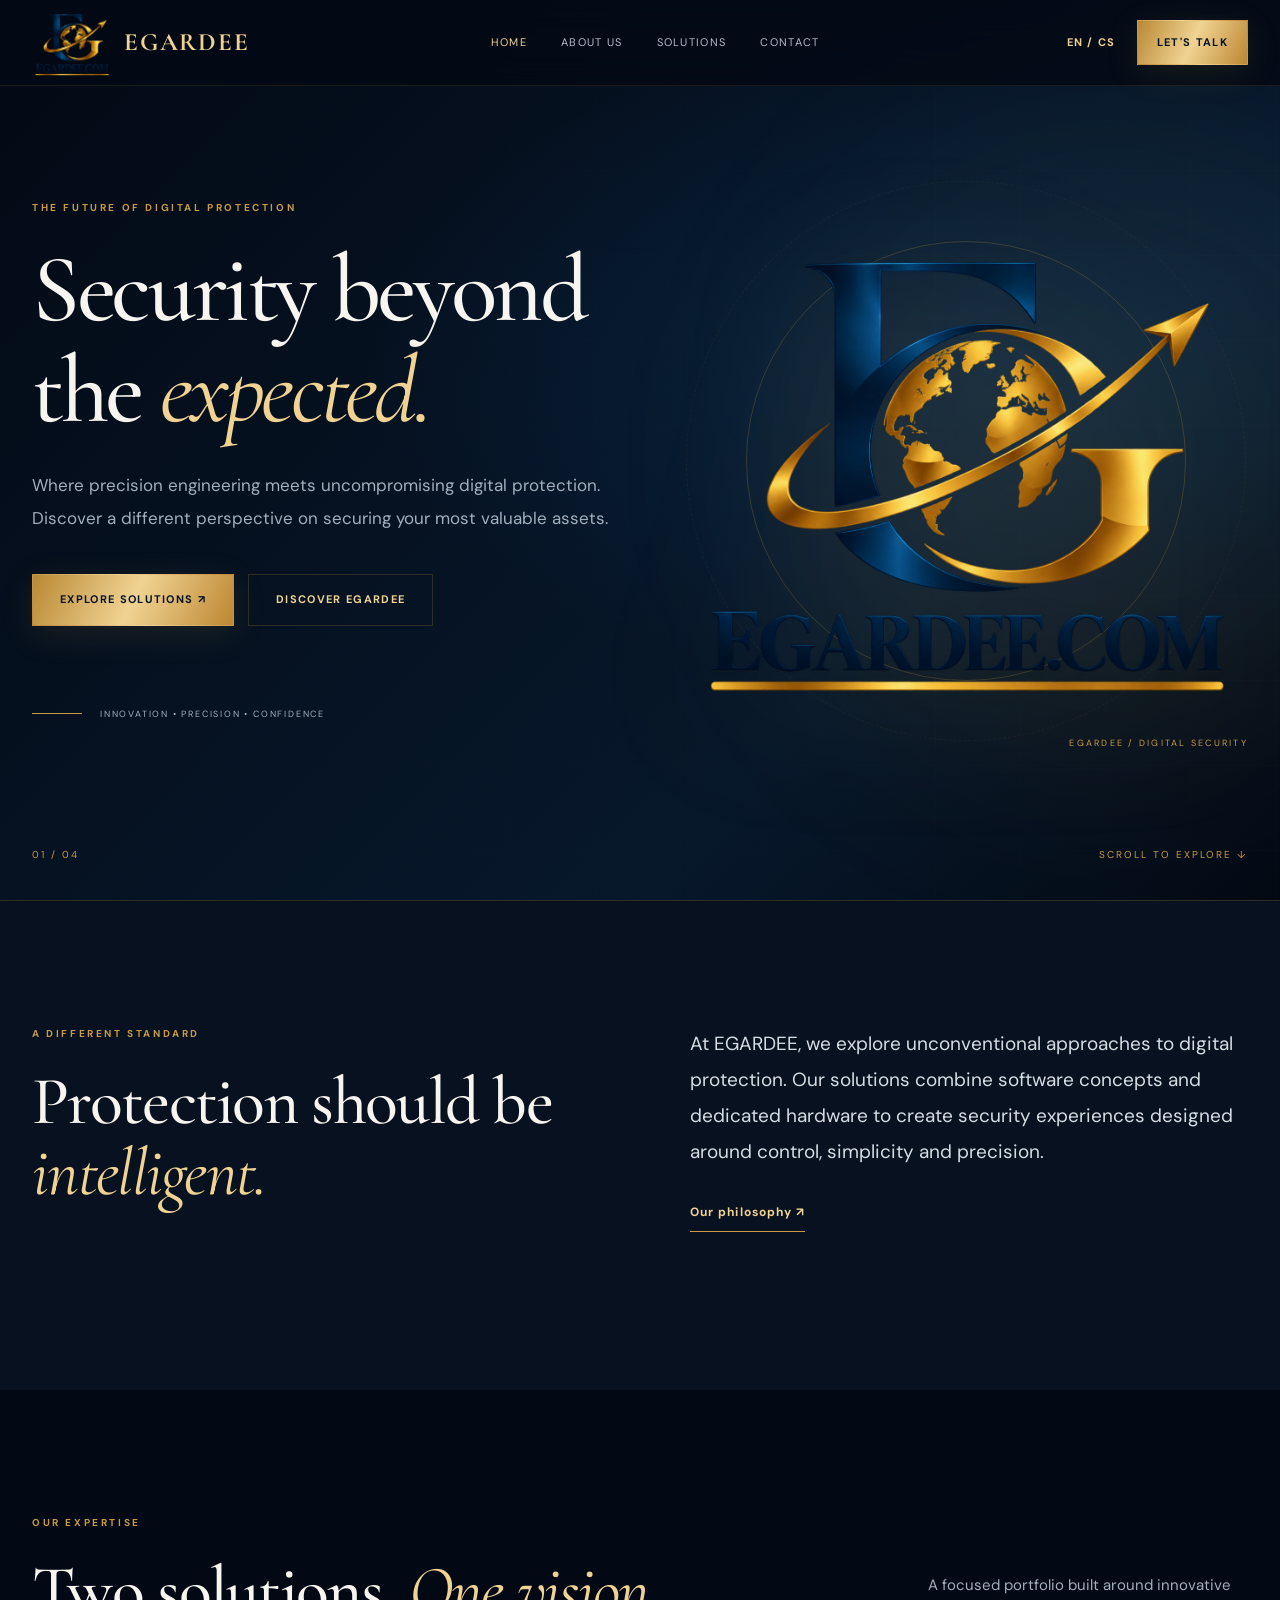
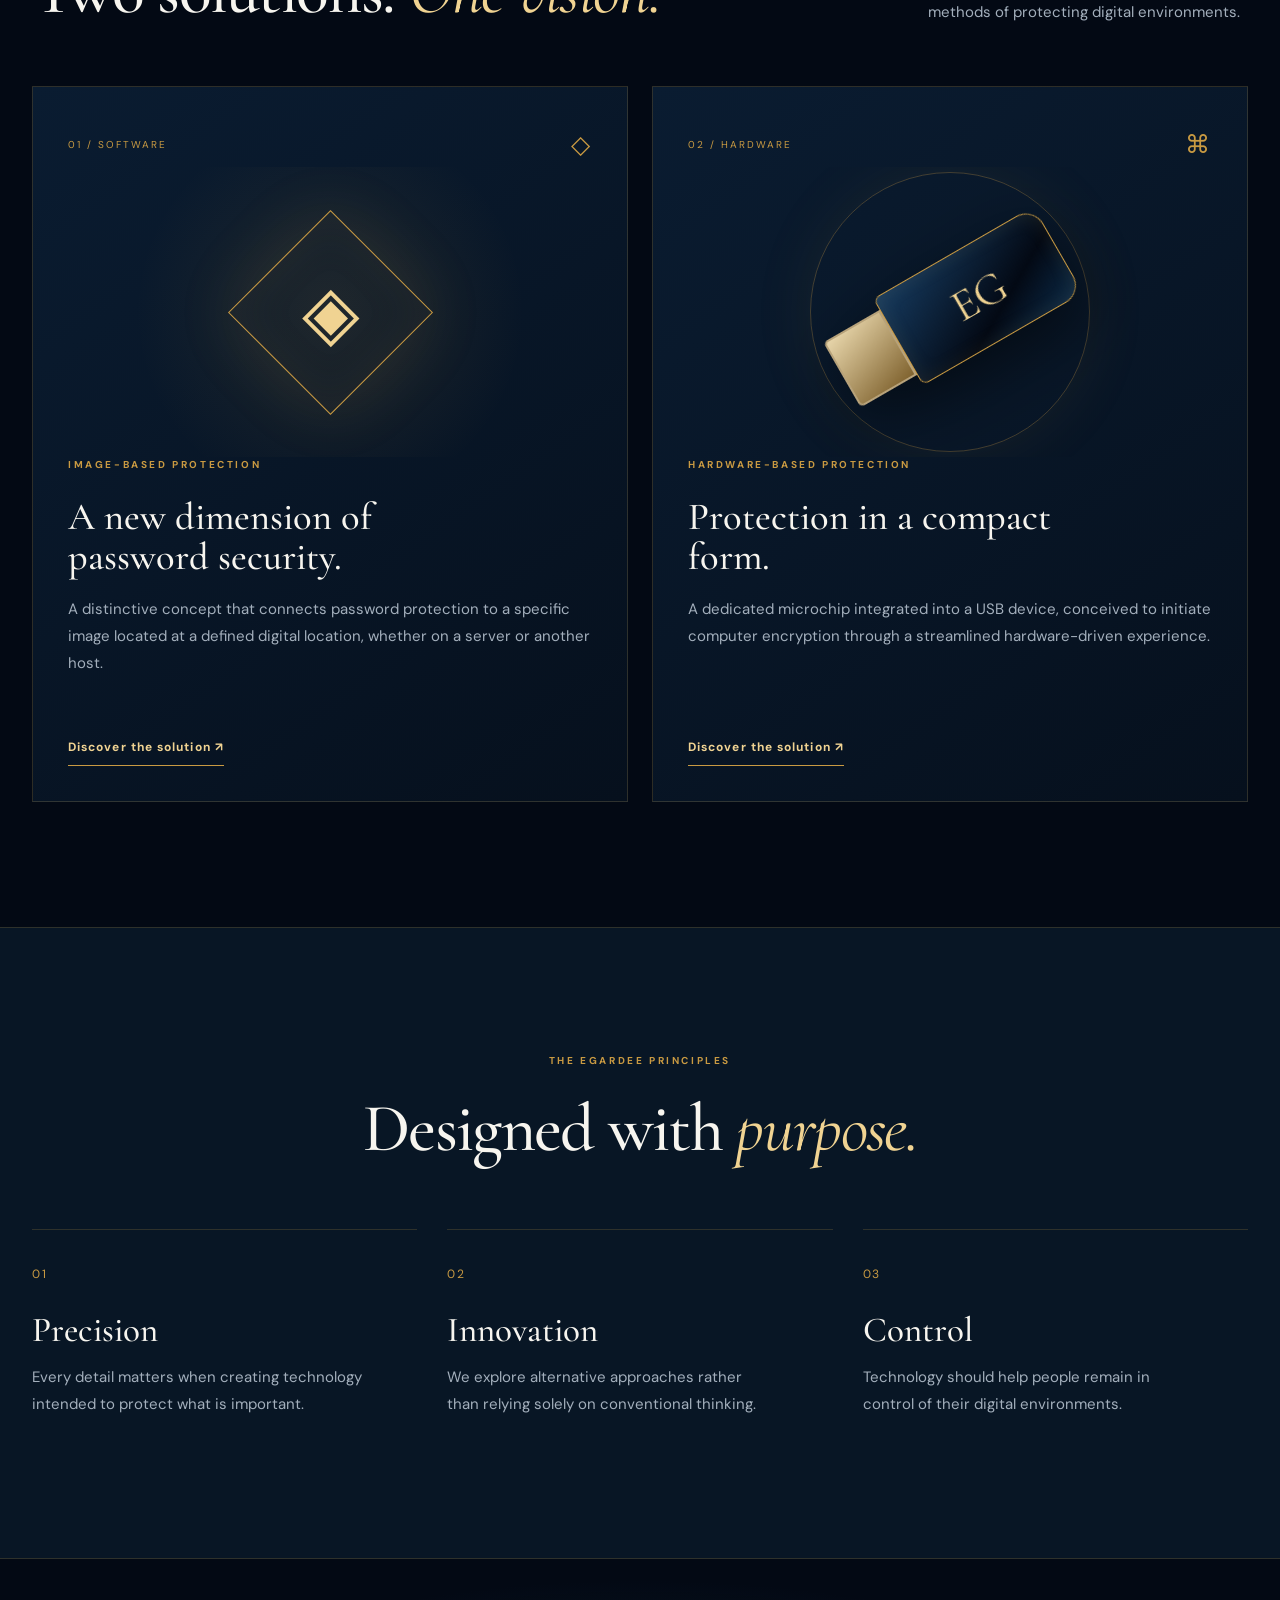
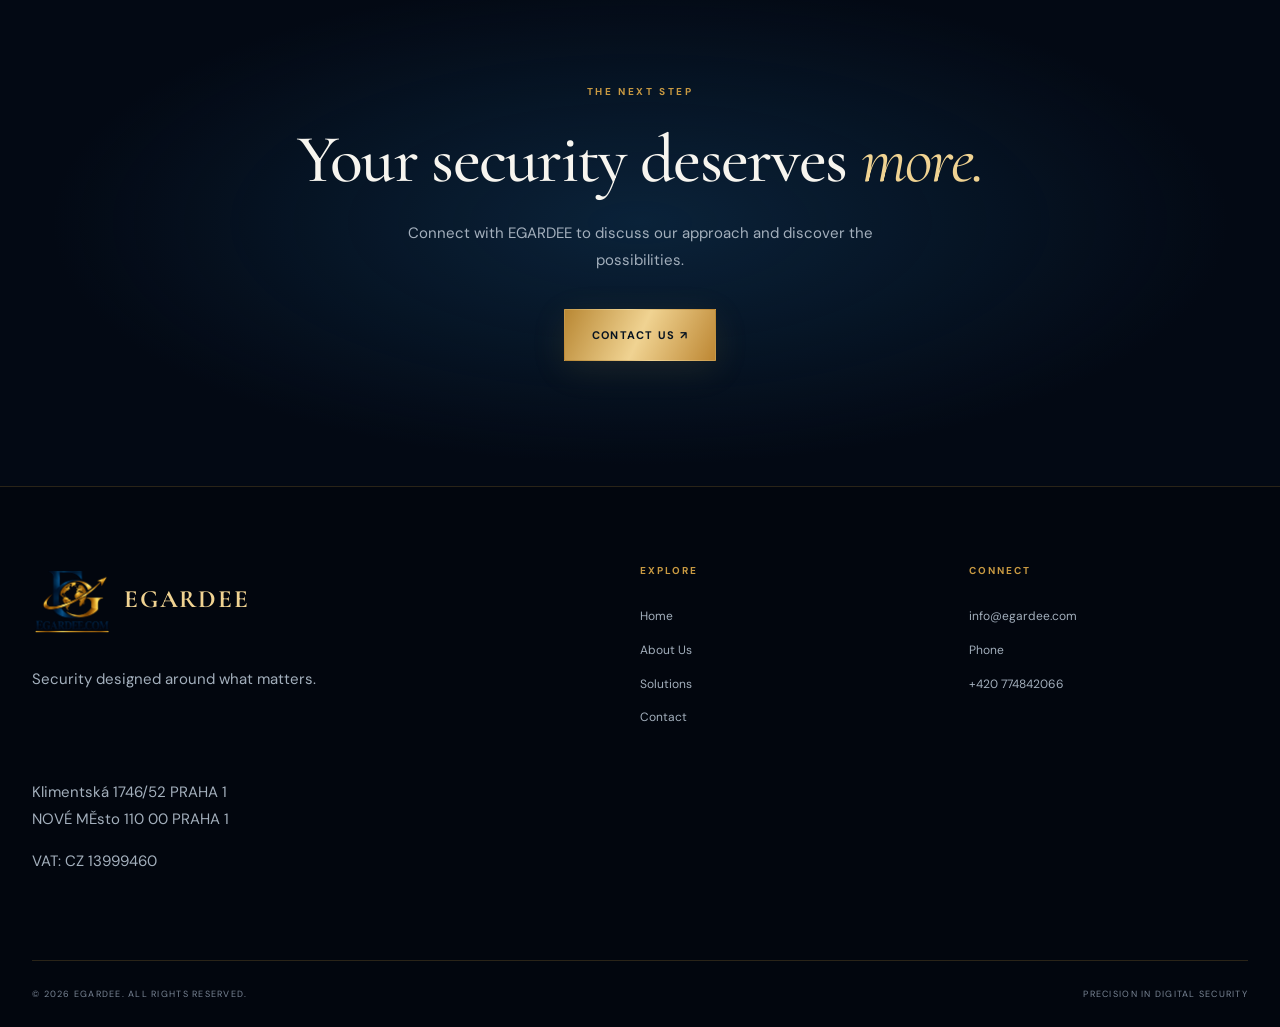
<file: index.html>
<!DOCTYPE html>
<html lang="en">
<head>
  <meta charset="UTF-8">
  <meta name="viewport" content="width=device-width, initial-scale=1">
  <meta name="theme-color" content="#030914">
  <meta name="description" content="EGARDEE — advanced digital security solutions.">
  <title>EGARDEE | Beyond Conventional Security</title>
  <link rel="icon" href="assets/logo.png">
  <link rel="preconnect" href="https://fonts.googleapis.com">
  <link rel="preconnect" href="https://fonts.gstatic.com" crossorigin>
  <link href="https://fonts.googleapis.com/css2?family=DM+Sans:wght@400;500;600;700&family=Cormorant+Garamond:wght@400;500;600;700&display=swap" rel="stylesheet">
  <link rel="stylesheet" href="css/style.css">
  <script src="js/i18n.js" defer></script>
  <script src="js/main.js" defer></script>
</head>
<body>
  <header class="site-header">
    <div class="container header-inner">
      <a href="index.html" class="brand">
        <img src="assets/logo.png" alt="EGARDEE">
        <span>EGARDEE</span>
      </a>
      <nav class="nav-links" id="navigation">
        <a class="active" href="index.html" data-i18n="nav.home">Home</a>
        <a href="about.html" data-i18n="nav.about">About Us</a>
        <a href="solutions.html" data-i18n="nav.solutions">Solutions</a>
        <a href="contact.html" data-i18n="nav.contact">Contact</a>
      </nav>
      <div class="header-actions">
        <button class="lang-switch" id="langSwitch" aria-label="Change language">EN / CS</button>
        <a href="contact.html" class="btn btn-gold nav-cta" data-i18n="nav.cta">Let's Talk</a>
        <button class="menu-toggle" id="menuToggle" aria-label="Toggle menu" aria-expanded="false">
          <span></span><span></span><span></span>
        </button>
      </div>
    </div>
  </header>

  <main>
    <section class="hero">
      <div class="hero-glow"></div>
      <div class="container hero-grid">
        <div class="hero-content reveal">
          <span class="eyebrow" data-i18n="home.eyebrow">THE FUTURE OF DIGITAL PROTECTION</span>
          <h1 data-i18n-html="home.title">Security beyond the <em>expected.</em></h1>
          <p class="lead" data-i18n="home.lead">
            Where precision engineering meets uncompromising digital protection.
            Discover a different perspective on securing your most valuable assets.
          </p>
          <div class="button-group">
            <a href="solutions.html" class="btn btn-gold" data-i18n="home.explore">Explore Solutions <span>↗</span></a>
            <a href="about.html" class="btn btn-outline" data-i18n="home.discover">Discover EGARDEE</a>
          </div>
          <div class="hero-caption">
            <span class="gold-line"></span>
            <span data-i18n="home.caption">INNOVATION • PRECISION • CONFIDENCE</span>
          </div>
        </div>
        <div class="hero-visual reveal">
          <div class="orb orb-one"></div>
          <div class="orb orb-two"></div>
          <div class="logo-frame">
            <img src="assets/logo.png" alt="EGARDEE globe and golden arrow" class="hero-logo">
          </div>
          <span class="visual-label">EGARDEE / DIGITAL SECURITY</span>
        </div>
      </div>
      <div class="hero-bottom container">
        <span>01 / 04</span>
        <span data-i18n="home.scroll">SCROLL TO EXPLORE ↓</span>
      </div>
    </section>

    <section class="section section-intro">
      <div class="container intro-grid">
        <div class="reveal">
          <span class="eyebrow" data-i18n="home.introTag">A DIFFERENT STANDARD</span>
          <h2 data-i18n-html="home.introTitle">Protection should be <em>intelligent.</em></h2>
        </div>
        <div class="reveal">
          <p class="large-copy" data-i18n="home.introText">
            At EGARDEE, we explore unconventional approaches to digital protection.
            Our solutions combine software concepts and dedicated hardware to create
            security experiences designed around control, simplicity and precision.
          </p>
          <a class="text-link" href="about.html" data-i18n="home.ourStory">Our philosophy ↗</a>
        </div>
      </div>
    </section>

    <section class="section section-solutions">
      <div class="container">
        <div class="section-heading reveal">
          <div>
            <span class="eyebrow" data-i18n="home.solutionsTag">OUR EXPERTISE</span>
            <h2 data-i18n-html="home.solutionsTitle">Two solutions. <em>One vision.</em></h2>
          </div>
          <p data-i18n="home.solutionsLead">A focused portfolio built around innovative methods of protecting digital environments.</p>
        </div>

        <div class="solution-grid">
          <article class="solution-card reveal">
            <div class="card-top">
              <span>01 / SOFTWARE</span>
              <span class="card-icon">◇</span>
            </div>
            <div class="solution-art image-art">
              <div class="image-art-frame"><span>◈</span></div>
              <div class="image-art-grid"></div>
            </div>
            <span class="eyebrow" data-i18n="home.productOneTag">IMAGE-BASED PROTECTION</span>
            <h3 data-i18n="home.productOneTitle">A new dimension of password security.</h3>
            <p data-i18n="home.productOneText">
              A distinctive concept that connects password protection to a specific image
              located at a defined digital location, whether on a server or another host.
            </p>
            <a href="solutions.html#image-security" class="text-link" data-i18n="common.learnMore">Discover the solution ↗</a>
          </article>

          <article class="solution-card reveal">
            <div class="card-top">
              <span>02 / HARDWARE</span>
              <span class="card-icon">⌘</span>
            </div>
            <div class="solution-art usb-art">
              <div class="usb-device">
                <div class="usb-plug"></div>
                <div class="usb-body"><span>EG</span></div>
              </div>
              <div class="usb-ring"></div>
            </div>
            <span class="eyebrow" data-i18n="home.productTwoTag">HARDWARE-BASED PROTECTION</span>
            <h3 data-i18n="home.productTwoTitle">Protection in a compact form.</h3>
            <p data-i18n="home.productTwoText">
              A dedicated microchip integrated into a USB device, conceived to initiate
              computer encryption through a streamlined hardware-driven experience.
            </p>
            <a href="solutions.html#usb-security" class="text-link" data-i18n="common.learnMore">Discover the solution ↗</a>
          </article>
        </div>
      </div>
    </section>

    <section class="section values-section">
      <div class="container">
        <div class="center-heading reveal">
          <span class="eyebrow" data-i18n="home.valuesTag">THE EGARDEE PRINCIPLES</span>
          <h2 data-i18n-html="home.valuesTitle">Designed with <em>purpose.</em></h2>
        </div>
        <div class="values-grid">
          <div class="value-item reveal">
            <span class="value-number">01</span>
            <h3 data-i18n="home.valueOne">Precision</h3>
            <p data-i18n="home.valueOneText">Every detail matters when creating technology intended to protect what is important.</p>
          </div>
          <div class="value-item reveal">
            <span class="value-number">02</span>
            <h3 data-i18n="home.valueTwo">Innovation</h3>
            <p data-i18n="home.valueTwoText">We explore alternative approaches rather than relying solely on conventional thinking.</p>
          </div>
          <div class="value-item reveal">
            <span class="value-number">03</span>
            <h3 data-i18n="home.valueThree">Control</h3>
            <p data-i18n="home.valueThreeText">Technology should help people remain in control of their digital environments.</p>
          </div>
        </div>
      </div>
    </section>

    <section class="section cta-section">
      <div class="container cta-content reveal">
        <span class="eyebrow" data-i18n="common.nextStep">THE NEXT STEP</span>
        <h2 data-i18n-html="home.ctaTitle">Your security deserves <em>more.</em></h2>
        <p data-i18n="home.ctaText">Connect with EGARDEE to discuss our approach and discover the possibilities.</p>
        <a href="contact.html" class="btn btn-gold" data-i18n="common.contactUs">Contact Us ↗</a>
      </div>
    </section>
  </main>

  <footer class="site-footer">
    <div class="container footer-main">
      <div class="footer-brand">
        <a href="index.html" class="brand"><img src="assets/logo.png" alt=""><span>EGARDEE</span></a>
        <p data-i18n="footer.description">Security designed around what matters.</p>
      </div>
      <div class="footer-links">
        <h4 data-i18n="footer.explore">Explore</h4>
        <a href="index.html" data-i18n="nav.home">Home</a>
        <a href="about.html" data-i18n="nav.about">About Us</a>
        <a href="solutions.html" data-i18n="nav.solutions">Solutions</a>
        <a href="contact.html" data-i18n="nav.contact">Contact</a>
      </div>
      <div class="footer-links">
        <h4 data-i18n="footer.connect">Connect</h4>
        <a href="mailto:info@egardee.com">info@egardee.com</a>
        <span data-i18n="footer.phone">Phone</span>
        <a href="tel:+420774842066">+420 774842066</a>
      </div>

      <div>
        <p>Klimentská 1746/52 PRAHA 1 <br> NOVÉ MĚsto 110 00 PRAHA 1</p>
        <p>VAT: CZ 13999460</p>
      </div>

    </div>
    <div class="container footer-bottom">
      <span>© <span class="current-year"></span> EGARDEE. ALL RIGHTS RESERVED.</span>
      <span>PRECISION IN DIGITAL SECURITY</span>
    </div>
  </footer>
</body>
</html>
</file>
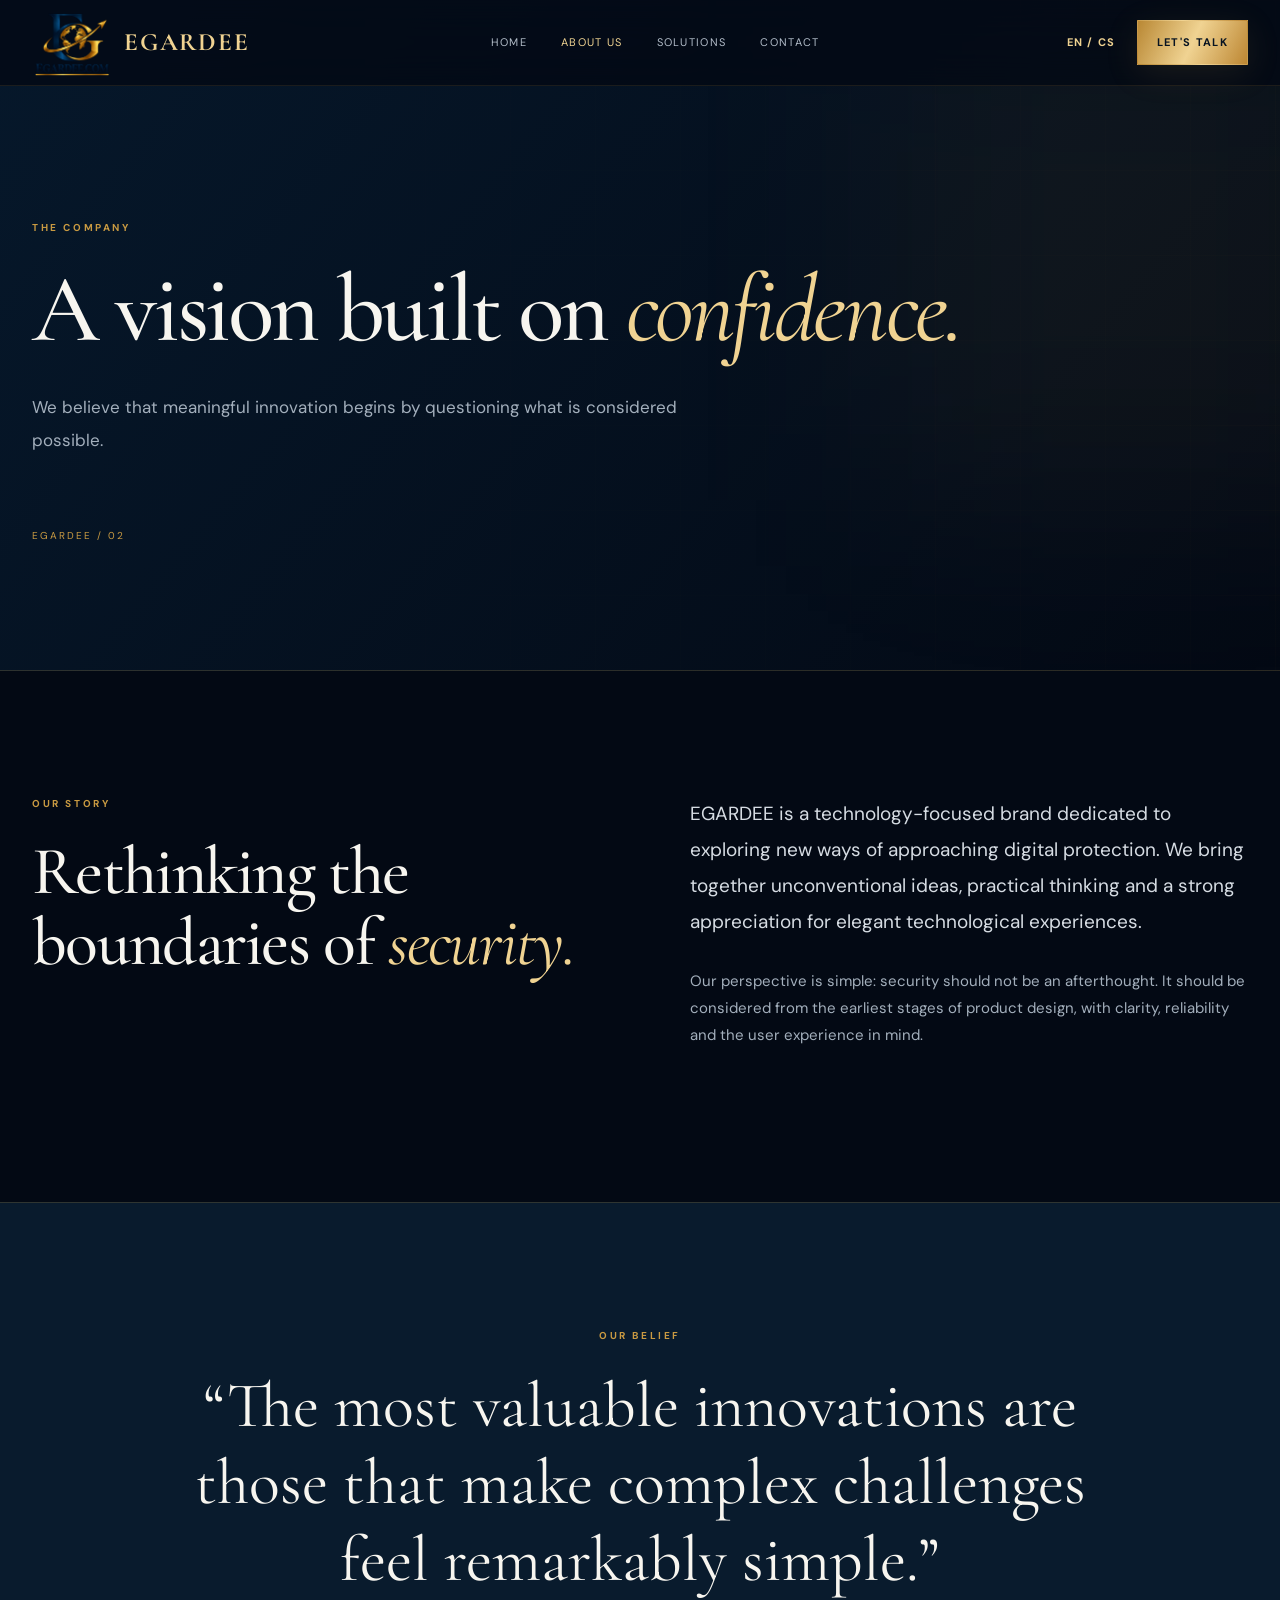
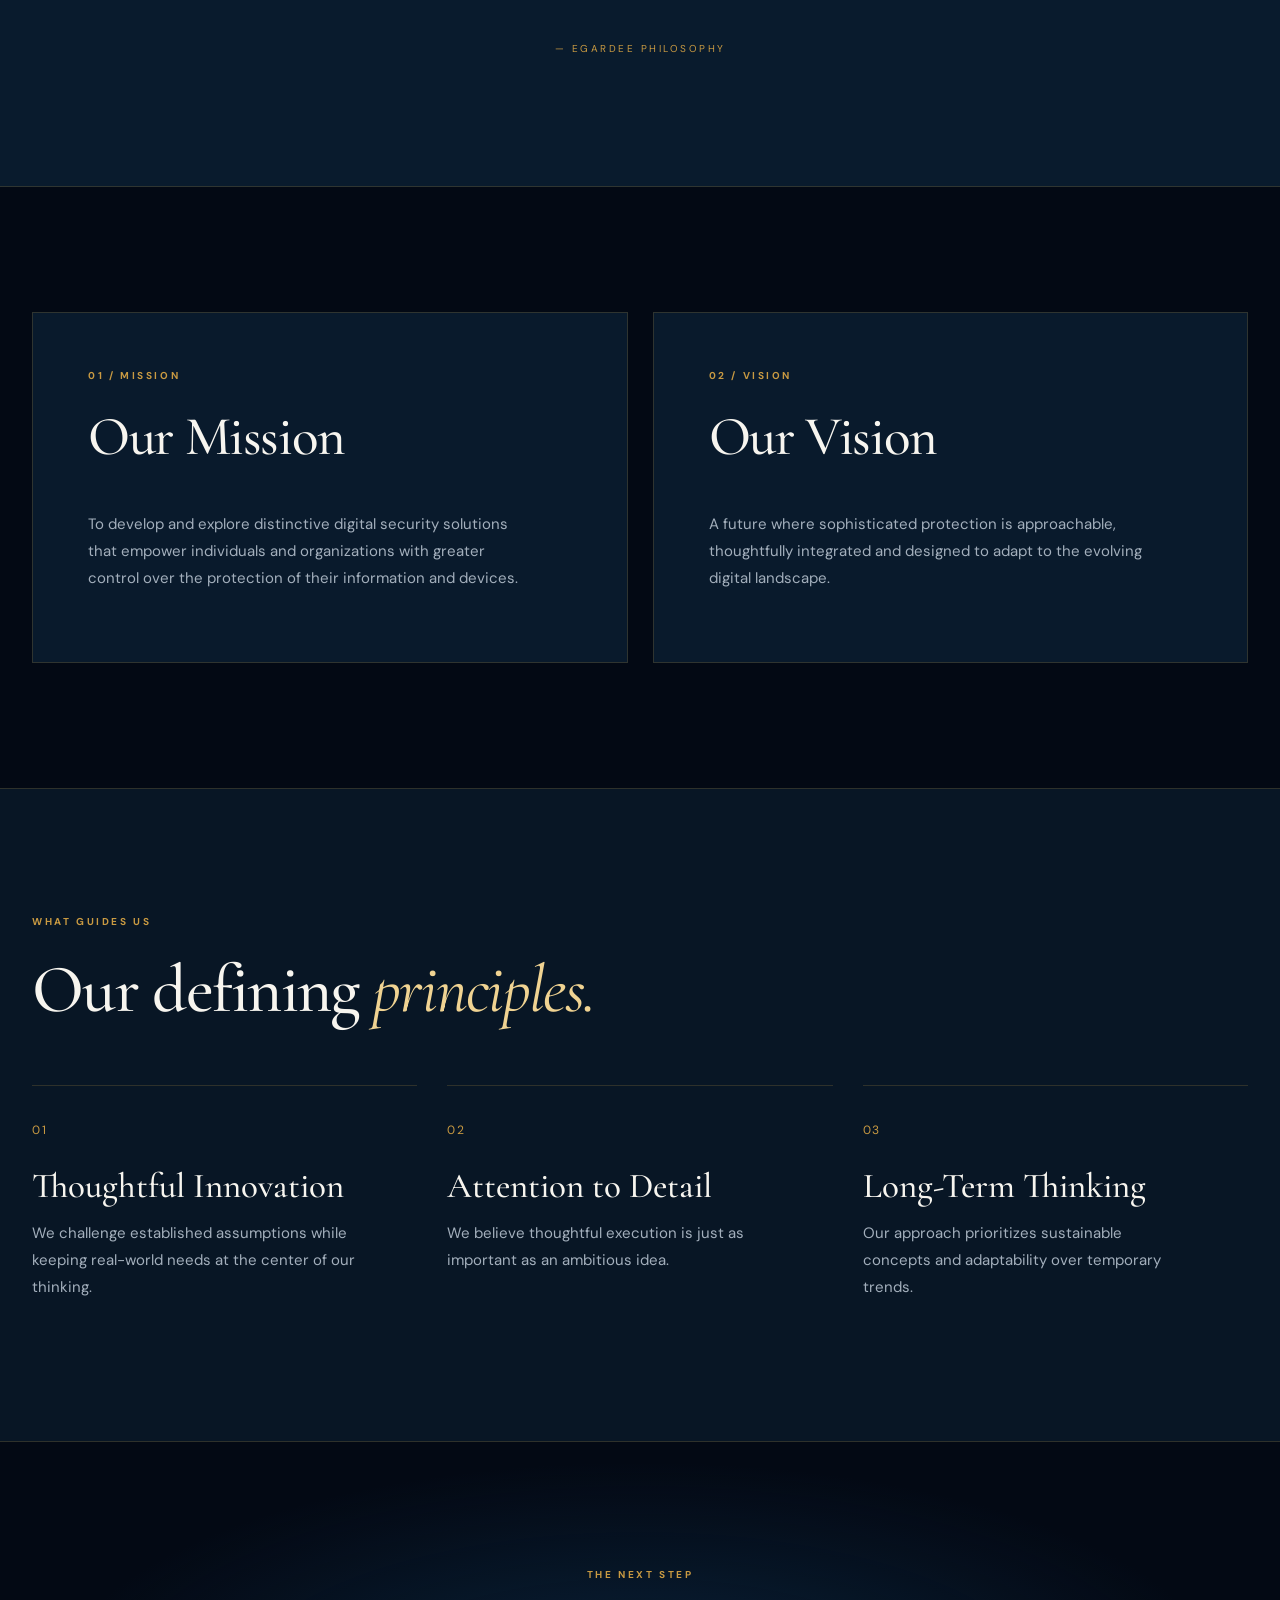
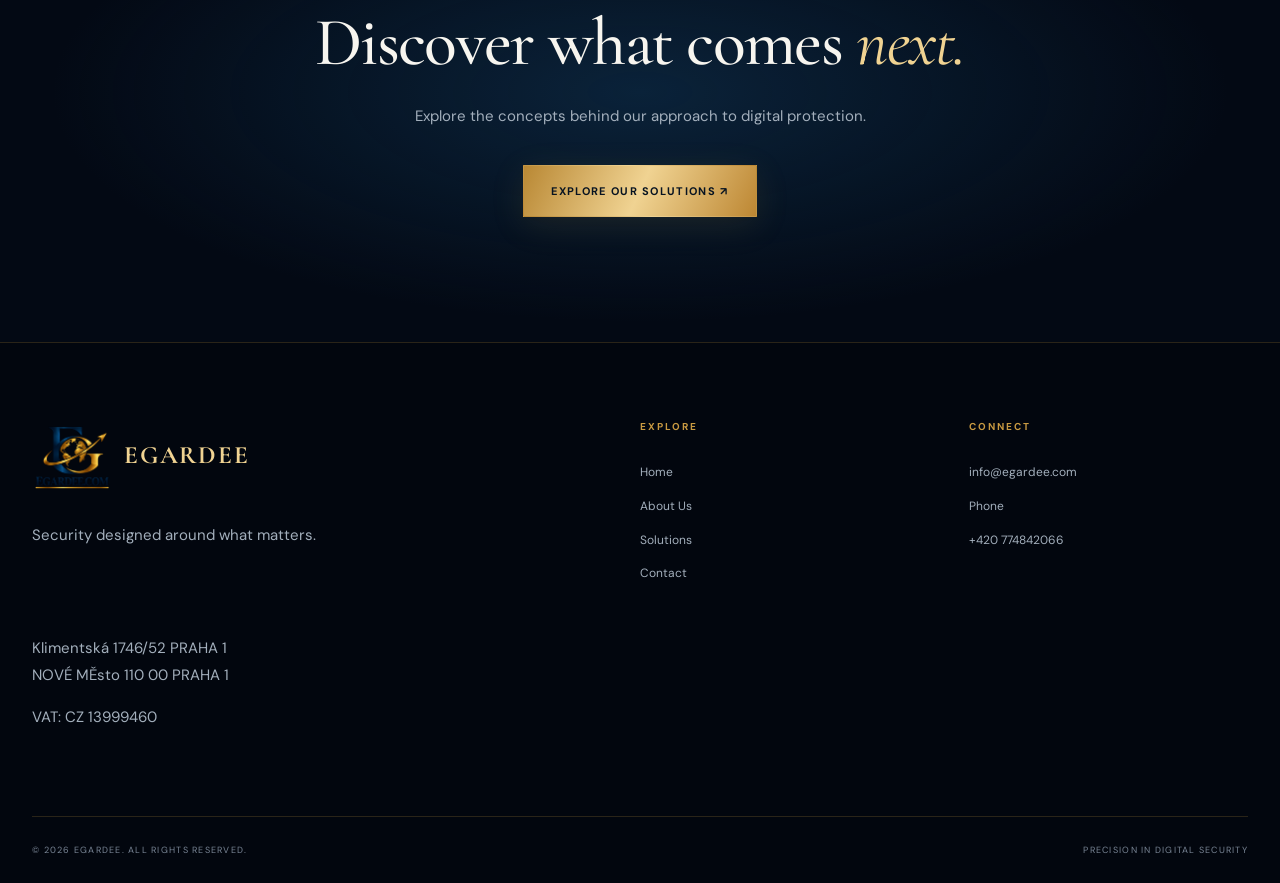
<file: about.html>
<!DOCTYPE html>
<html lang="en">
<head>
  <meta charset="UTF-8">
  <meta name="viewport" content="width=device-width, initial-scale=1">
  <meta name="theme-color" content="#030914">
  <title>About Us | EGARDEE</title>
  <link rel="icon" href="assets/logo.png">
  <link rel="preconnect" href="https://fonts.googleapis.com">
  <link rel="preconnect" href="https://fonts.gstatic.com" crossorigin>
  <link href="https://fonts.googleapis.com/css2?family=DM+Sans:wght@400;500;600;700&family=Cormorant+Garamond:wght@400;500;600;700&display=swap" rel="stylesheet">
  <link rel="stylesheet" href="css/style.css">
  <script src="js/i18n.js" defer></script>
  <script src="js/main.js" defer></script>
</head>
<body>
  <header class="site-header">
    <div class="container header-inner">
      <a href="index.html" class="brand"><img src="assets/logo.png" alt="EGARDEE"><span>EGARDEE</span></a>
      <nav class="nav-links" id="navigation">
        <a href="index.html" data-i18n="nav.home">Home</a>
        <a href="about.html" class="active" data-i18n="nav.about">About Us</a>
        <a href="solutions.html" data-i18n="nav.solutions">Solutions</a>
        <a href="contact.html" data-i18n="nav.contact">Contact</a>
      </nav>
      <div class="header-actions">
        <button class="lang-switch" id="langSwitch" aria-label="Change language">EN / CS</button>
        <a href="contact.html" class="btn btn-gold nav-cta" data-i18n="nav.cta">Let's Talk</a>
        <button class="menu-toggle" id="menuToggle" aria-label="Toggle menu" aria-expanded="false"><span></span><span></span><span></span></button>
      </div>
    </div>
  </header>

  <main>
    <section class="page-hero">
      <div class="page-hero-glow"></div>
      <div class="container reveal">
        <span class="eyebrow" data-i18n="about.tag">THE COMPANY</span>
        <h1 data-i18n-html="about.title">A vision built on <em>confidence.</em></h1>
        <p class="lead" data-i18n="about.lead">
          We believe that meaningful innovation begins by questioning what is considered possible.
        </p>
        <div class="page-hero-index">EGARDEE / 02</div>
      </div>
    </section>

    <section class="section">
      <div class="container intro-grid">
        <div class="reveal">
          <span class="eyebrow" data-i18n="about.storyTag">OUR STORY</span>
          <h2 data-i18n-html="about.storyTitle">Rethinking the boundaries of <em>security.</em></h2>
        </div>
        <div class="reveal">
          <p class="large-copy" data-i18n="about.storyText">
            EGARDEE is a technology-focused brand dedicated to exploring new
            ways of approaching digital protection. We bring together
            unconventional ideas, practical thinking and a strong appreciation
            for elegant technological experiences.
          </p>
          <p data-i18n="about.storyTextTwo">
            Our perspective is simple: security should not be an afterthought.
            It should be considered from the earliest stages of product design,
            with clarity, reliability and the user experience in mind.
          </p>
        </div>
      </div>
    </section>

    <section class="section about-statement">
      <div class="container statement-inner reveal">
        <span class="eyebrow" data-i18n="about.quoteTag">OUR BELIEF</span>
        <blockquote data-i18n="about.quote">
          “The most valuable innovations are those that make complex challenges feel remarkably simple.”
        </blockquote>
        <span class="statement-credit">— EGARDEE PHILOSOPHY</span>
      </div>
    </section>

    <section class="section">
      <div class="container mission-grid">
        <article class="mission-card reveal">
          <span class="eyebrow">01 / MISSION</span>
          <h2 data-i18n="about.missionTitle">Our Mission</h2>
          <p data-i18n="about.missionText">
            To develop and explore distinctive digital security solutions
            that empower individuals and organizations with greater
            control over the protection of their information and devices.
          </p>
        </article>
        <article class="mission-card reveal">
          <span class="eyebrow">02 / VISION</span>
          <h2 data-i18n="about.visionTitle">Our Vision</h2>
          <p data-i18n="about.visionText">
            A future where sophisticated protection is approachable,
            thoughtfully integrated and designed to adapt to the
            evolving digital landscape.
          </p>
        </article>
      </div>
    </section>

    <section class="section values-section">
      <div class="container">
        <div class="section-heading reveal">
          <div>
            <span class="eyebrow" data-i18n="about.valuesTag">WHAT GUIDES US</span>
            <h2 data-i18n-html="about.valuesTitle">Our defining <em>principles.</em></h2>
          </div>
        </div>
        <div class="values-grid">
          <article class="value-item reveal">
            <span class="value-number">01</span>
            <h3 data-i18n="about.principleOne">Thoughtful Innovation</h3>
            <p data-i18n="about.principleOneText">We challenge established assumptions while keeping real-world needs at the center of our thinking.</p>
          </article>
          <article class="value-item reveal">
            <span class="value-number">02</span>
            <h3 data-i18n="about.principleTwo">Attention to Detail</h3>
            <p data-i18n="about.principleTwoText">We believe thoughtful execution is just as important as an ambitious idea.</p>
          </article>
          <article class="value-item reveal">
            <span class="value-number">03</span>
            <h3 data-i18n="about.principleThree">Long-Term Thinking</h3>
            <p data-i18n="about.principleThreeText">Our approach prioritizes sustainable concepts and adaptability over temporary trends.</p>
          </article>
        </div>
      </div>
    </section>

    <section class="section cta-section">
      <div class="container cta-content reveal">
        <span class="eyebrow" data-i18n="common.nextStep">THE NEXT STEP</span>
        <h2 data-i18n-html="about.ctaTitle">Discover what comes <em>next.</em></h2>
        <p data-i18n="about.ctaText">Explore the concepts behind our approach to digital protection.</p>
        <a href="solutions.html" class="btn btn-gold" data-i18n="about.ctaButton">Explore Our Solutions ↗</a>
      </div>
    </section>
  </main>

  <footer class="site-footer">
    <div class="container footer-main">
      <div class="footer-brand">
        <a href="index.html" class="brand"><img src="assets/logo.png" alt=""><span>EGARDEE</span></a>
        <p data-i18n="footer.description">Security designed around what matters.</p>
      </div>
      <div class="footer-links">
        <h4 data-i18n="footer.explore">Explore</h4>
        <a href="index.html" data-i18n="nav.home">Home</a>
        <a href="about.html" data-i18n="nav.about">About Us</a>
        <a href="solutions.html" data-i18n="nav.solutions">Solutions</a>
        <a href="contact.html" data-i18n="nav.contact">Contact</a>
      </div>
      <div class="footer-links">
        <h4 data-i18n="footer.connect">Connect</h4>
        <a href="mailto:info@egardee.com">info@egardee.com</a>
        <span data-i18n="footer.phone">Phone</span>
        <a href="tel:+420774842066">+420 774842066</a>
      </div>
      <div>
        <p>Klimentská 1746/52 PRAHA 1 <br> NOVÉ MĚsto 110 00 PRAHA 1</p>
        <p>VAT: CZ 13999460</p>
      </div>
    </div>
    <div class="container footer-bottom">
      <span>© <span class="current-year"></span> EGARDEE. ALL RIGHTS RESERVED.</span>
      <span>PRECISION IN DIGITAL SECURITY</span>
    </div>
  </footer>
</body>
</html>
</file>
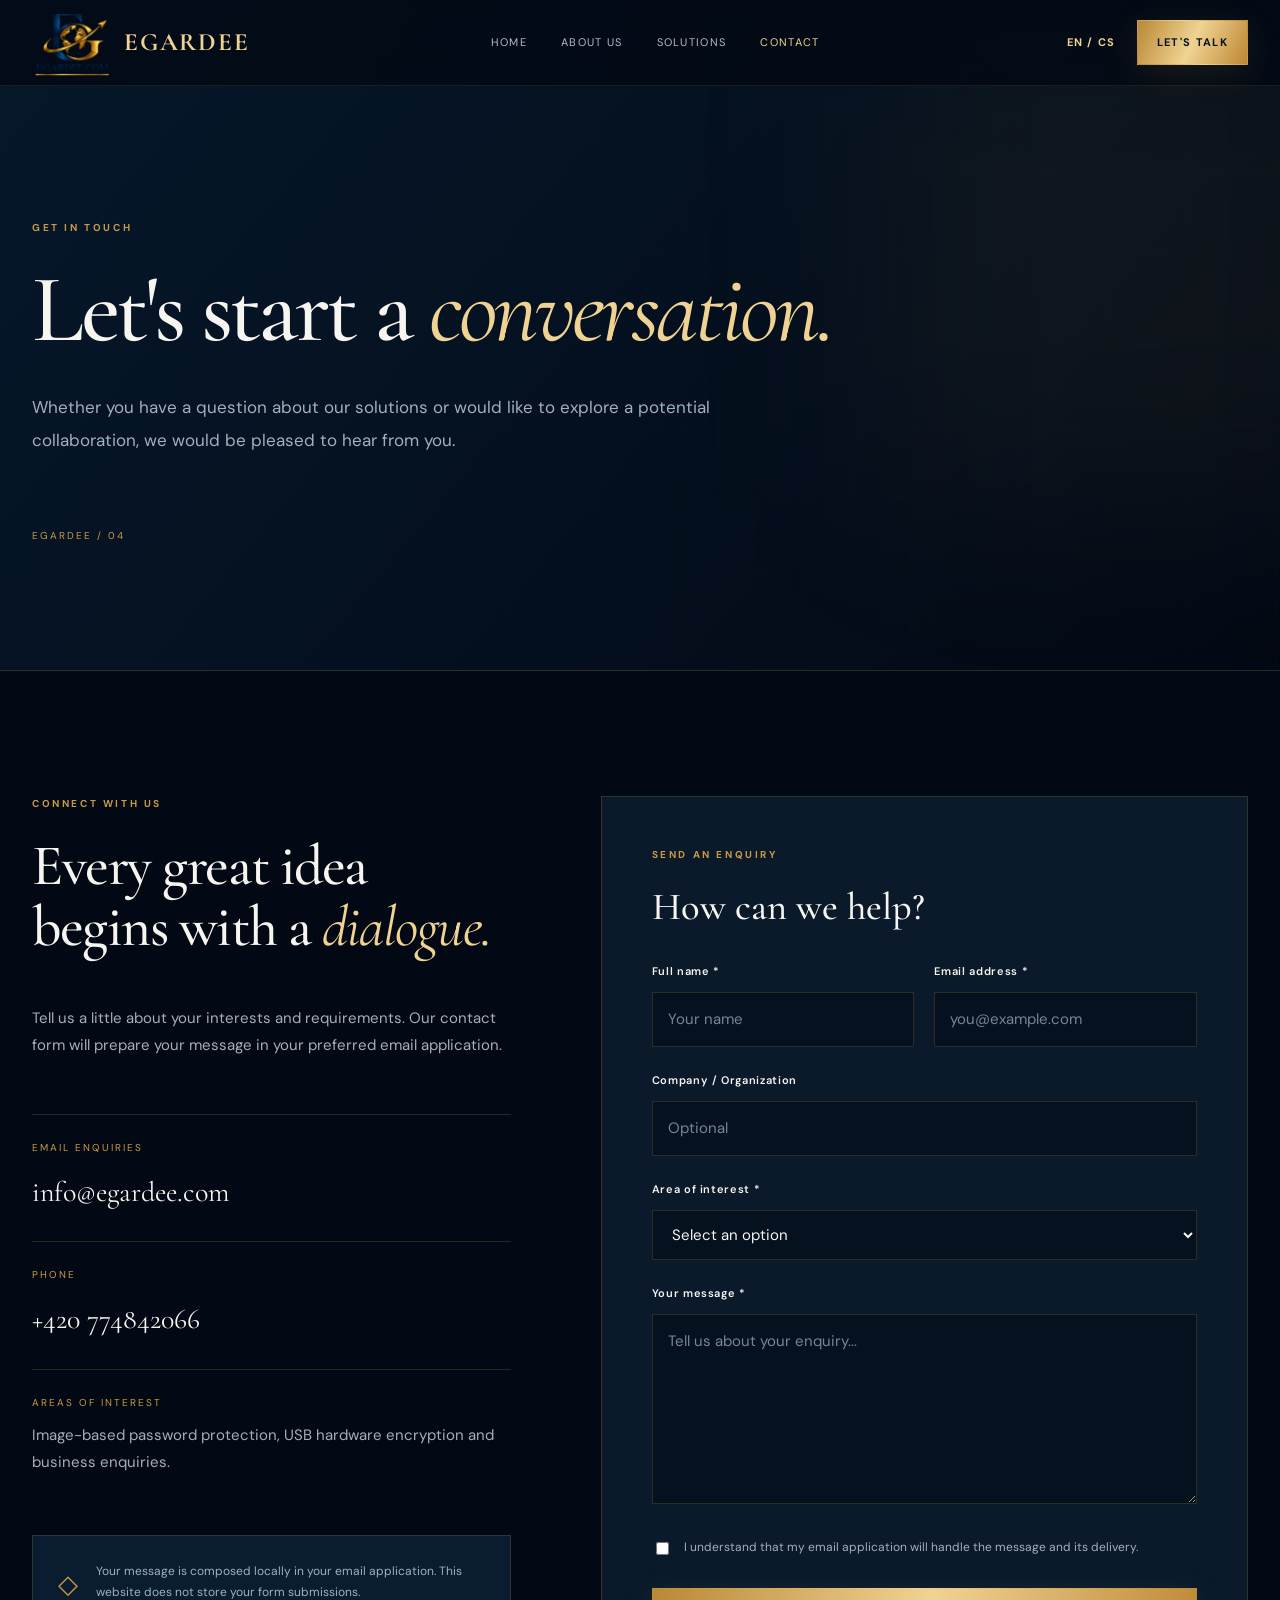
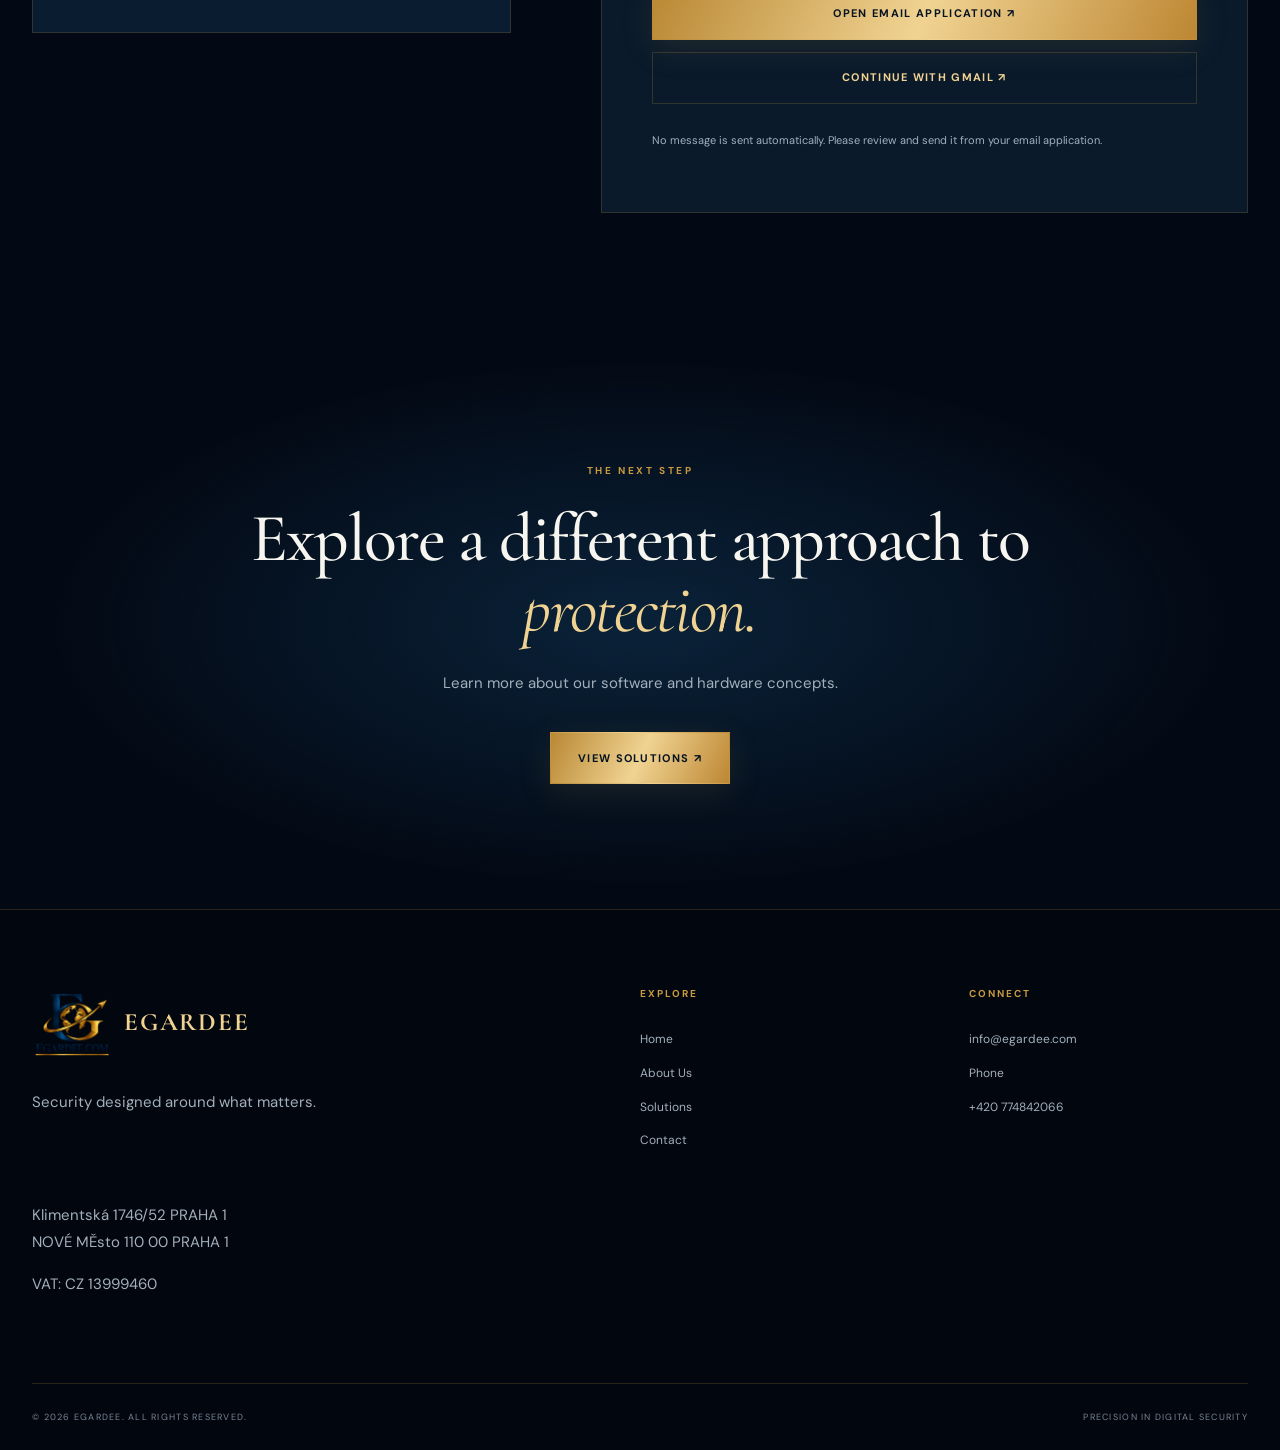
<file: contact.html>
<!DOCTYPE html>
<html lang="en">
<head>
  <meta charset="UTF-8">
  <meta name="viewport" content="width=device-width, initial-scale=1">
  <meta name="theme-color" content="#030914">
  <title>Contact | EGARDEE</title>
  <link rel="icon" href="assets/logo.png">
  <link rel="preconnect" href="https://fonts.googleapis.com">
  <link rel="preconnect" href="https://fonts.gstatic.com" crossorigin>
  <link href="https://fonts.googleapis.com/css2?family=DM+Sans:wght@400;500;600;700&family=Cormorant+Garamond:wght@400;500;600;700&display=swap" rel="stylesheet">
  <link rel="stylesheet" href="css/style.css">
  <script src="js/i18n.js" defer></script>
  <script src="js/main.js" defer></script>
</head>
<body>
  <header class="site-header">
    <div class="container header-inner">
      <a href="index.html" class="brand"><img src="assets/logo.png" alt="EGARDEE"><span>EGARDEE</span></a>
      <nav class="nav-links" id="navigation">
        <a href="index.html" data-i18n="nav.home">Home</a>
        <a href="about.html" data-i18n="nav.about">About Us</a>
        <a href="solutions.html" data-i18n="nav.solutions">Solutions</a>
        <a href="contact.html" class="active" data-i18n="nav.contact">Contact</a>
      </nav>
      <div class="header-actions">
        <button class="lang-switch" id="langSwitch" aria-label="Change language">EN / CS</button>
        <a href="contact.html" class="btn btn-gold nav-cta" data-i18n="nav.cta">Let's Talk</a>
        <button class="menu-toggle" id="menuToggle" aria-label="Toggle menu" aria-expanded="false"><span></span><span></span><span></span></button>
      </div>
    </div>
  </header>

  <main>
    <section class="page-hero">
      <div class="page-hero-glow"></div>
      <div class="container reveal">
        <span class="eyebrow" data-i18n="contact.tag">GET IN TOUCH</span>
        <h1 data-i18n-html="contact.title">Let's start a <em>conversation.</em></h1>
        <p class="lead" data-i18n="contact.lead">
          Whether you have a question about our solutions or would like
          to explore a potential collaboration, we would be pleased to hear from you.
        </p>
        <div class="page-hero-index">EGARDEE / 04</div>
      </div>
    </section>

    <section class="section">
      <div class="container contact-grid">
        <div class="contact-info reveal">
          <span class="eyebrow" data-i18n="contact.infoTag">CONNECT WITH US</span>
          <h2 data-i18n-html="contact.infoTitle">Every great idea begins with a <em>dialogue.</em></h2>
          <p data-i18n="contact.infoText">
            Tell us a little about your interests and requirements.
            Our contact form will prepare your message in your preferred email application.
          </p>
          <div class="contact-detail">
            <span class="detail-label" data-i18n="contact.emailLabel">EMAIL ENQUIRIES</span>
            <a href="mailto:contact@egardee.com">info@egardee.com</a>
          </div>
          <div class="contact-detail">
            <span class="detail-label" data-i18n="contact.phoneLabel">PHONE</span>
            <a href="tel:+420774842066">+420 774842066</a>
          </div>
          <div class="contact-detail">
            <span class="detail-label" data-i18n="contact.subjectLabel">AREAS OF INTEREST</span>
            <p data-i18n="contact.subjectText">Image-based password protection, USB hardware encryption and business enquiries.</p>
          </div>
          <div class="contact-note">
            <span>◇</span>
            <p data-i18n="contact.note">
              Your message is composed locally in your email application.
              This website does not store your form submissions.
            </p>
          </div>
        </div>

        <div class="contact-form-wrap reveal">
          <div class="form-heading">
            <span class="eyebrow" data-i18n="contact.formTag">SEND AN ENQUIRY</span>
            <h3 data-i18n="contact.formTitle">How can we help?</h3>
          </div>
          <form id="contactForm">
            <div class="form-row">
              <div class="form-field">
                <label for="fullName" data-i18n="contact.name">Full name *</label>
                <input id="fullName" name="name" type="text" autocomplete="name" required maxlength="120" placeholder="Your name" data-i18n-placeholder="contact.namePlaceholder">
              </div>
              <div class="form-field">
                <label for="email" data-i18n="contact.email">Email address *</label>
                <input id="email" name="email" type="email" autocomplete="email" required maxlength="254" placeholder="you@example.com">
              </div>
            </div>

            <div class="form-field">
              <label for="company" data-i18n="contact.company">Company / Organization</label>
              <input id="company" name="company" type="text" autocomplete="organization" maxlength="120" placeholder="Optional" data-i18n-placeholder="contact.optional">
            </div>

            <div class="form-field">
              <label for="interest" data-i18n="contact.interest">Area of interest *</label>
              <select id="interest" name="interest" required>
                <option value="" data-i18n="contact.select">Select an option</option>
                <option value="image" data-i18n="contact.imageOption">Image-based password protection</option>
                <option value="usb" data-i18n="contact.usbOption">USB hardware encryption</option>
                <option value="partnership" data-i18n="contact.partnerOption">Partnership / Business enquiry</option>
                <option value="general" data-i18n="contact.generalOption">General enquiry</option>
              </select>
            </div>

            <div class="form-field">
              <label for="message" data-i18n="contact.message">Your message *</label>
              <textarea id="message" name="message" rows="6" required maxlength="5000" placeholder="Tell us about your enquiry..." data-i18n-placeholder="contact.messagePlaceholder"></textarea>
            </div>

            <label class="checkbox-field">
              <input type="checkbox" id="privacy" required>
              <span data-i18n="contact.privacy">I understand that my email application will handle the message and its delivery.</span>
            </label>

            <button type="submit" class="btn btn-gold form-submit" data-i18n="contact.send">Open Email Application ↗</button>
            <button type="button" id="gmailButton" class="btn btn-outline gmail-button" data-i18n="contact.gmail">Continue with Gmail ↗</button>

            <p class="form-disclaimer" data-i18n="contact.disclaimer">
              No message is sent automatically. Please review and send it from your email application.
            </p>
          </form>
        </div>
      </div>
    </section>

    <section class="section cta-section">
      <div class="container cta-content reveal">
        <span class="eyebrow" data-i18n="common.nextStep">THE NEXT STEP</span>
        <h2 data-i18n-html="contact.ctaTitle">Explore a different approach to <em>protection.</em></h2>
        <p data-i18n="contact.ctaText">Learn more about our software and hardware concepts.</p>
        <a href="solutions.html" class="btn btn-gold" data-i18n="contact.ctaButton">View Solutions ↗</a>
      </div>
    </section>
  </main>

  <footer class="site-footer">
    <div class="container footer-main">
      <div class="footer-brand">
        <a href="index.html" class="brand"><img src="assets/logo.png" alt=""><span>EGARDEE</span></a>
        <p data-i18n="footer.description">Security designed around what matters.</p>
      </div>
      <div class="footer-links">
        <h4 data-i18n="footer.explore">Explore</h4>
        <a href="index.html" data-i18n="nav.home">Home</a>
        <a href="about.html" data-i18n="nav.about">About Us</a>
        <a href="solutions.html" data-i18n="nav.solutions">Solutions</a>
        <a href="contact.html" data-i18n="nav.contact">Contact</a>
      </div>
      <div class="footer-links">
        <h4 data-i18n="footer.connect">Connect</h4>
        <a href="mailto:info@egardee.com">info@egardee.com</a>
        <span data-i18n="footer.phone">Phone</span>
        <a href="tel:+420774842066">+420 774842066</a>
      </div>
      <div>
        <p>Klimentská 1746/52 PRAHA 1 <br> NOVÉ MĚsto 110 00 PRAHA 1</p>
        <p>VAT: CZ 13999460</p>
      </div>
    </div>
    <div class="container footer-bottom">
      <span>© <span class="current-year"></span> EGARDEE. ALL RIGHTS RESERVED.</span>
      <span>PRECISION IN DIGITAL SECURITY</span>
    </div>
  </footer>
</body>
</html>
</file>
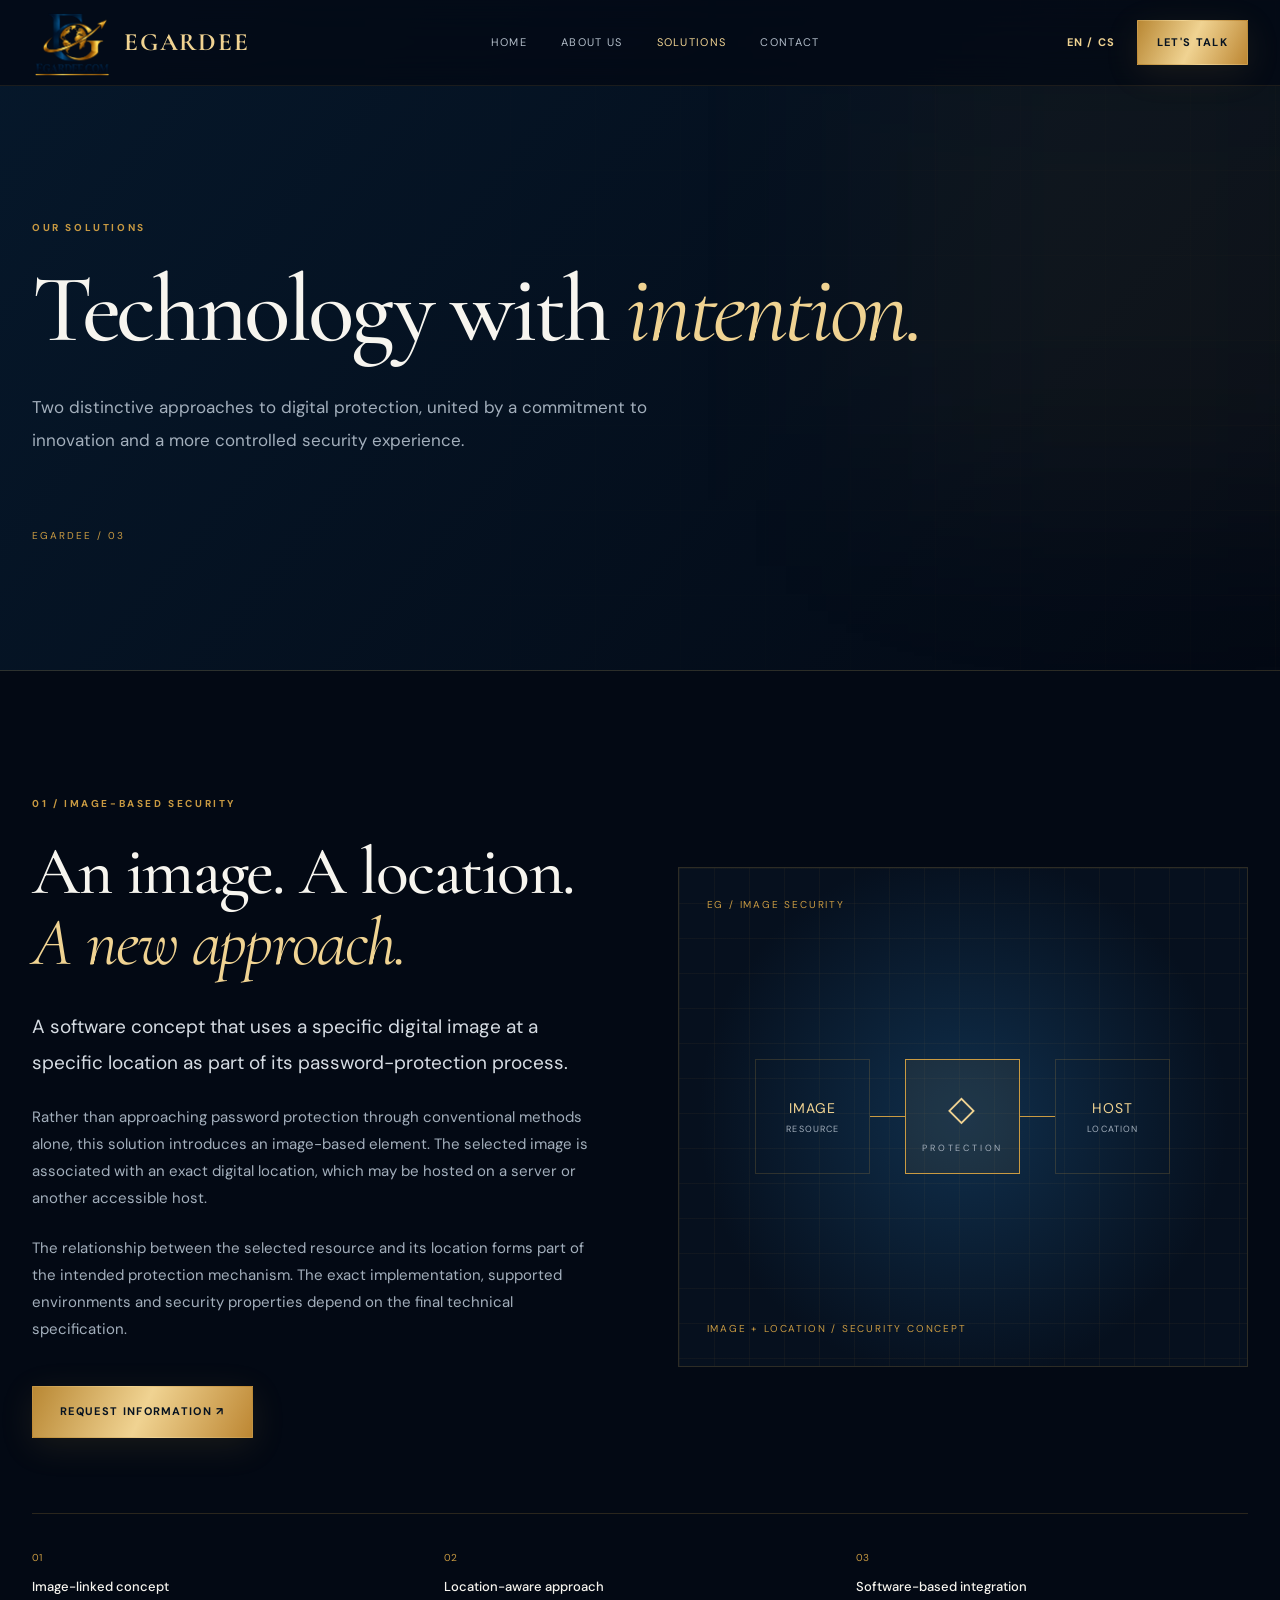
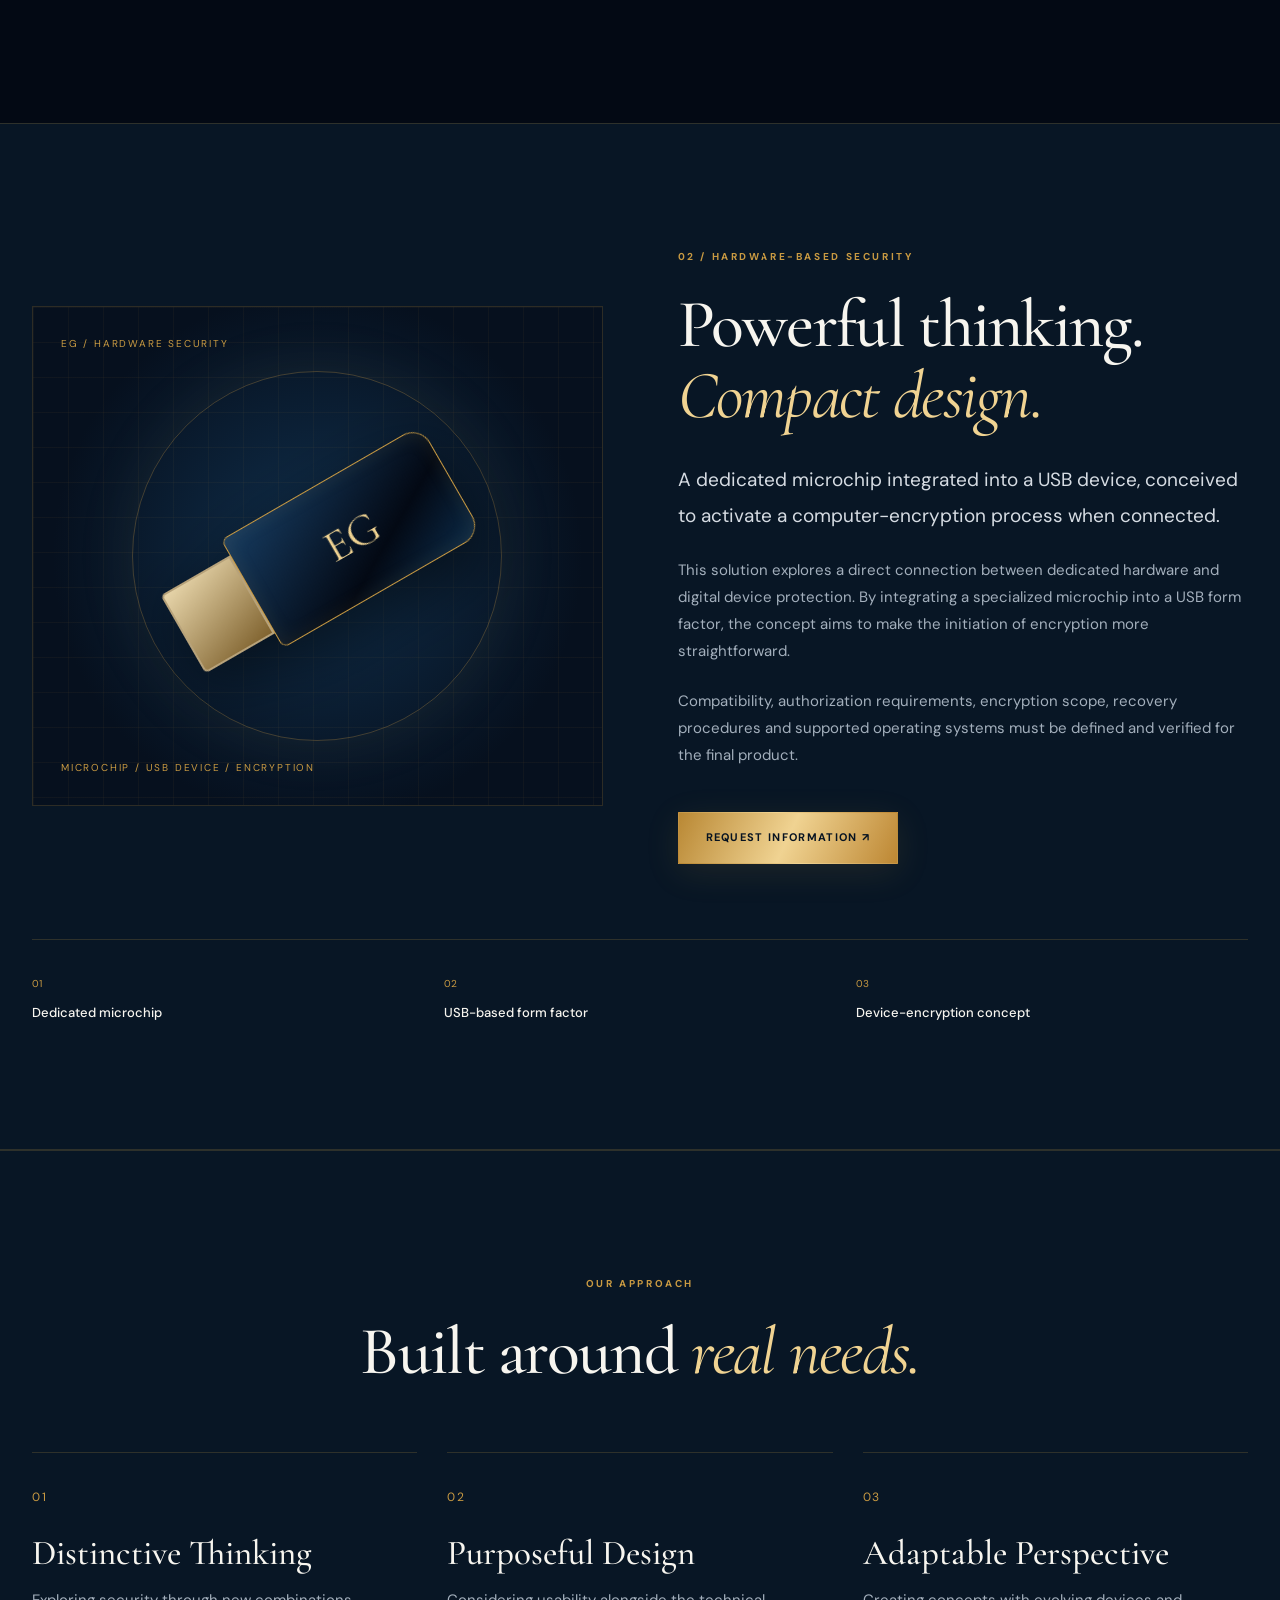
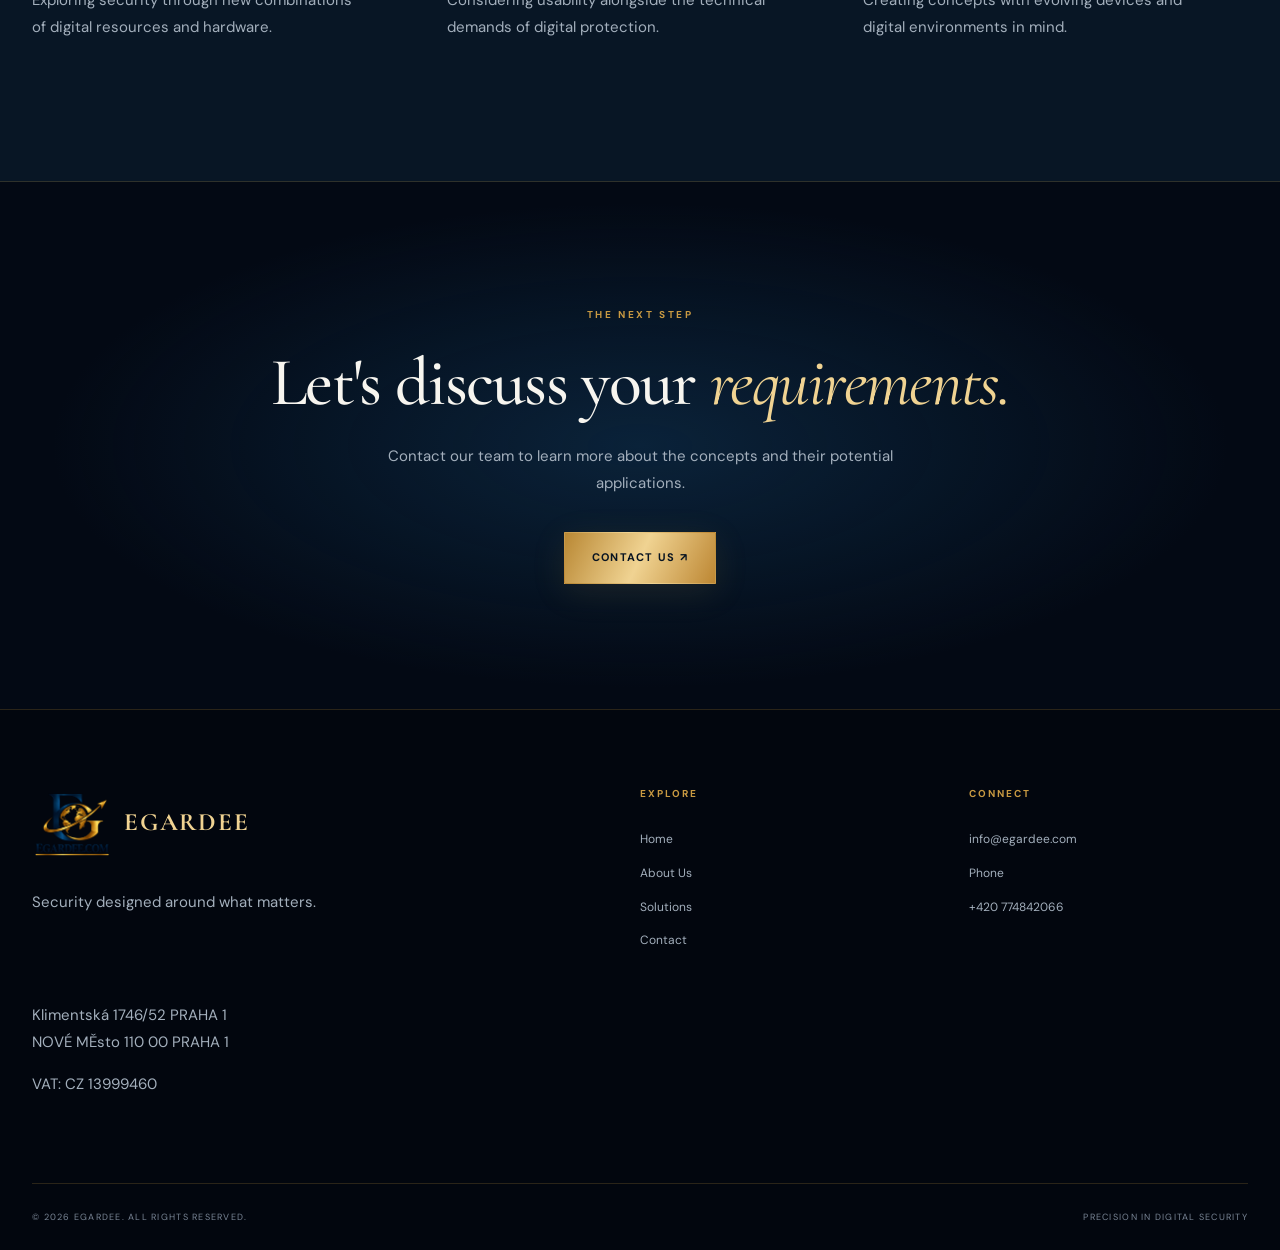
<file: solutions.html>
<!DOCTYPE html>
<html lang="en">
<head>
  <meta charset="UTF-8">
  <meta name="viewport" content="width=device-width, initial-scale=1">
  <meta name="theme-color" content="#030914">
  <title>Our Solutions | EGARDEE</title>
  <link rel="icon" href="assets/logo.png">
  <link rel="preconnect" href="https://fonts.googleapis.com">
  <link rel="preconnect" href="https://fonts.gstatic.com" crossorigin>
  <link href="https://fonts.googleapis.com/css2?family=DM+Sans:wght@400;500;600;700&family=Cormorant+Garamond:wght@400;500;600;700&display=swap" rel="stylesheet">
  <link rel="stylesheet" href="css/style.css">
  <script src="js/i18n.js" defer></script>
  <script src="js/main.js" defer></script>
</head>
<body>
  <header class="site-header">
    <div class="container header-inner">
      <a href="index.html" class="brand"><img src="assets/logo.png" alt="EGARDEE"><span>EGARDEE</span></a>
      <nav class="nav-links" id="navigation">
        <a href="index.html" data-i18n="nav.home">Home</a>
        <a href="about.html" data-i18n="nav.about">About Us</a>
        <a href="solutions.html" class="active" data-i18n="nav.solutions">Solutions</a>
        <a href="contact.html" data-i18n="nav.contact">Contact</a>
      </nav>
      <div class="header-actions">
        <button class="lang-switch" id="langSwitch" aria-label="Change language">EN / CS</button>
        <a href="contact.html" class="btn btn-gold nav-cta" data-i18n="nav.cta">Let's Talk</a>
        <button class="menu-toggle" id="menuToggle" aria-label="Toggle menu" aria-expanded="false"><span></span><span></span><span></span></button>
      </div>
    </div>
  </header>

  <main>
    <section class="page-hero">
      <div class="page-hero-glow"></div>
      <div class="container reveal">
        <span class="eyebrow" data-i18n="solutions.tag">OUR SOLUTIONS</span>
        <h1 data-i18n-html="solutions.title">Technology with <em>intention.</em></h1>
        <p class="lead" data-i18n="solutions.lead">
          Two distinctive approaches to digital protection, united by a
          commitment to innovation and a more controlled security experience.
        </p>
        <div class="page-hero-index">EGARDEE / 03</div>
      </div>
    </section>

    <section class="section product-section" id="image-security">
      <div class="container product-layout">
        <div class="product-content reveal">
          <span class="eyebrow" data-i18n="solutions.oneTag">01 / IMAGE-BASED SECURITY</span>
          <h2 data-i18n-html="solutions.oneTitle">An image. A location. <em>A new approach.</em></h2>
          <p class="large-copy" data-i18n="solutions.oneLead">
            A software concept that uses a specific digital image at a
            specific location as part of its password-protection process.
          </p>
          <p data-i18n="solutions.oneText">
            Rather than approaching password protection through conventional
            methods alone, this solution introduces an image-based element.
            The selected image is associated with an exact digital location,
            which may be hosted on a server or another accessible host.
          </p>
          <p data-i18n="solutions.oneTextTwo">
            The relationship between the selected resource and its location
            forms part of the intended protection mechanism. The exact
            implementation, supported environments and security properties
            depend on the final technical specification.
          </p>
          <a href="contact.html?interest=image" class="btn btn-gold" data-i18n="solutions.request">Request Information ↗</a>
        </div>
        <div class="product-visual reveal">
          <div class="visual-panel">
            <div class="panel-label">EG / IMAGE SECURITY</div>
            <div class="security-diagram">
              <div class="diagram-node">IMAGE<br><small>RESOURCE</small></div>
              <div class="diagram-connector"></div>
              <div class="diagram-node featured">◇<br><small>PROTECTION</small></div>
              <div class="diagram-connector"></div>
              <div class="diagram-node">HOST<br><small>LOCATION</small></div>
            </div>
            <div class="panel-footer">IMAGE + LOCATION / SECURITY CONCEPT</div>
          </div>
        </div>
      </div>
      <div class="container feature-strip reveal">
        <div><span>01</span><strong data-i18n="solutions.oneFeatureOne">Image-linked concept</strong></div>
        <div><span>02</span><strong data-i18n="solutions.oneFeatureTwo">Location-aware approach</strong></div>
        <div><span>03</span><strong data-i18n="solutions.oneFeatureThree">Software-based integration</strong></div>
      </div>
    </section>

    <section class="section product-section product-alt" id="usb-security">
      <div class="container product-layout">
        <div class="product-visual reveal">
          <div class="visual-panel">
            <div class="panel-label">EG / HARDWARE SECURITY</div>
            <div class="usb-showcase">
              <div class="usb-device large">
                <div class="usb-plug"></div>
                <div class="usb-body"><span>EG</span></div>
              </div>
              <div class="usb-halo"></div>
            </div>
            <div class="panel-footer">MICROCHIP / USB DEVICE / ENCRYPTION</div>
          </div>
        </div>
        <div class="product-content reveal">
          <span class="eyebrow" data-i18n="solutions.twoTag">02 / HARDWARE-BASED SECURITY</span>
          <h2 data-i18n-html="solutions.twoTitle">Powerful thinking. <em>Compact design.</em></h2>
          <p class="large-copy" data-i18n="solutions.twoLead">
            A dedicated microchip integrated into a USB device, conceived
            to activate a computer-encryption process when connected.
          </p>
          <p data-i18n="solutions.twoText">
            This solution explores a direct connection between dedicated
            hardware and digital device protection. By integrating a
            specialized microchip into a USB form factor, the concept aims
            to make the initiation of encryption more straightforward.
          </p>
          <p data-i18n="solutions.twoTextTwo">
            Compatibility, authorization requirements, encryption scope,
            recovery procedures and supported operating systems must be
            defined and verified for the final product.
          </p>
          <a href="contact.html?interest=usb" class="btn btn-gold" data-i18n="solutions.request">Request Information ↗</a>
        </div>
      </div>
      <div class="container feature-strip reveal">
        <div><span>01</span><strong data-i18n="solutions.twoFeatureOne">Dedicated microchip</strong></div>
        <div><span>02</span><strong data-i18n="solutions.twoFeatureTwo">USB-based form factor</strong></div>
        <div><span>03</span><strong data-i18n="solutions.twoFeatureThree">Device-encryption concept</strong></div>
      </div>
    </section>

    <section class="section values-section">
      <div class="container">
        <div class="center-heading reveal">
          <span class="eyebrow" data-i18n="solutions.approachTag">OUR APPROACH</span>
          <h2 data-i18n-html="solutions.approachTitle">Built around <em>real needs.</em></h2>
        </div>
        <div class="values-grid">
          <div class="value-item reveal">
            <span class="value-number">01</span>
            <h3 data-i18n="solutions.approachOne">Distinctive Thinking</h3>
            <p data-i18n="solutions.approachOneText">Exploring security through new combinations of digital resources and hardware.</p>
          </div>
          <div class="value-item reveal">
            <span class="value-number">02</span>
            <h3 data-i18n="solutions.approachTwo">Purposeful Design</h3>
            <p data-i18n="solutions.approachTwoText">Considering usability alongside the technical demands of digital protection.</p>
          </div>
          <div class="value-item reveal">
            <span class="value-number">03</span>
            <h3 data-i18n="solutions.approachThree">Adaptable Perspective</h3>
            <p data-i18n="solutions.approachThreeText">Creating concepts with evolving devices and digital environments in mind.</p>
          </div>
        </div>
      </div>
    </section>

    <section class="section cta-section">
      <div class="container cta-content reveal">
        <span class="eyebrow" data-i18n="common.nextStep">THE NEXT STEP</span>
        <h2 data-i18n-html="solutions.ctaTitle">Let's discuss your <em>requirements.</em></h2>
        <p data-i18n="solutions.ctaText">Contact our team to learn more about the concepts and their potential applications.</p>
        <a href="contact.html" class="btn btn-gold" data-i18n="common.contactUs">Contact Us ↗</a>
      </div>
    </section>
  </main>

  <footer class="site-footer">
    <div class="container footer-main">
      <div class="footer-brand">
        <a href="index.html" class="brand"><img src="assets/logo.png" alt=""><span>EGARDEE</span></a>
        <p data-i18n="footer.description">Security designed around what matters.</p>
      </div>
      <div class="footer-links">
        <h4 data-i18n="footer.explore">Explore</h4>
        <a href="index.html" data-i18n="nav.home">Home</a>
        <a href="about.html" data-i18n="nav.about">About Us</a>
        <a href="solutions.html" data-i18n="nav.solutions">Solutions</a>
        <a href="contact.html" data-i18n="nav.contact">Contact</a>
      </div>
      <div class="footer-links">
        <h4 data-i18n="footer.connect">Connect</h4>
        <a href="mailto:info@egardee.com">info@egardee.com</a>
        <span data-i18n="footer.phone">Phone</span>
        <a href="tel:+420774842066">+420 774842066</a>
      </div>
      <div>
        <p>Klimentská 1746/52 PRAHA 1 <br> NOVÉ MĚsto 110 00 PRAHA 1</p>
        <p>VAT: CZ 13999460</p>
      </div>
    </div>
    <div class="container footer-bottom">
      <span>© <span class="current-year"></span> EGARDEE. ALL RIGHTS RESERVED.</span>
      <span>PRECISION IN DIGITAL SECURITY</span>
    </div>
  </footer>
</body>
</html>
</file>
<file: css/style.css>
:root {
  --navy: #030914;
  --navy-light: #07182b;
  --navy-mid: #0b2440;
  --gold: #c99a42;
  --gold-light: #f0d392;
  --gold-dark: #8d652c;
  --white: #f7f5ef;
  --muted: #a3afbc;
  --border: rgba(201,154,66,.2);
  --font-body: "DM Sans", sans-serif;
  --font-display: "Cormorant Garamond", Georgia, serif;
  --container: 1240px;
}

*, *::before, *::after { box-sizing: border-box; }
html { scroll-behavior: smooth; scroll-padding-top: 90px; }
body {
  margin: 0;
  background: var(--navy);
  color: var(--white);
  font-family: var(--font-body);
  font-size: 15px;
  line-height: 1.8;
  overflow-x: hidden;
}
::selection { background: var(--gold); color: var(--navy); }
a { color: inherit; text-decoration: none; }
button, input, select, textarea { font: inherit; }
button { cursor: pointer; }
img { max-width: 100%; display: block; }
h1,h2,h3,h4,p { margin-top: 0; }
h1,h2,h3 { font-family: var(--font-display); font-weight: 500; line-height: 1.05; }
h1 { font-size: clamp(4rem, 7.5vw, 7.7rem); letter-spacing: -.035em; }
h2 { font-size: clamp(3.2rem, 5.3vw, 5.7rem); letter-spacing: -.025em; }
h3 { font-size: clamp(2rem, 3vw, 3.1rem); }
h1 em, h2 em { color: var(--gold-light); font-weight: 400; }
p { color: var(--muted); }
:focus-visible { outline: 2px solid var(--gold-light); outline-offset: 4px; }

.container { width: min(calc(100% - 64px), var(--container)); margin: auto; }
.section { padding: 125px 0; position: relative; }
.eyebrow {
  display: block;
  color: var(--gold);
  font-size: 10px;
  font-weight: 700;
  letter-spacing: .26em;
  line-height: 1.6;
  text-transform: uppercase;
  margin-bottom: 24px;
}
.lead { font-size: 17px; line-height: 1.95; max-width: 630px; }
.large-copy { color: #d6dce3; font-size: 19px; line-height: 1.9; }
.text-link {
  display: inline-flex;
  align-items: center;
  gap: 10px;
  color: var(--gold-light);
  border-bottom: 1px solid var(--gold);
  padding-bottom: 7px;
  font-size: 12px;
  font-weight: 700;
  letter-spacing: .09em;
  transition: gap .3s;
}
.text-link:hover { gap: 20px; }

.btn {
  display: inline-flex;
  justify-content: center;
  align-items: center;
  gap: 20px;
  padding: 15px 27px;
  min-height: 52px;
  border: 1px solid transparent;
  font-size: 11px;
  font-weight: 700;
  letter-spacing: .12em;
  text-transform: uppercase;
  transition: transform .3s, background .3s, border-color .3s, box-shadow .3s;
}
.btn:hover { transform: translateY(-3px); }
.btn-gold {
  color: #071321;
  background: linear-gradient(115deg,#b98834,#f0d392 50%,#bd8733);
  box-shadow: 0 8px 35px rgba(201,154,66,.12);
}
.btn-gold:hover { box-shadow: 0 12px 35px rgba(201,154,66,.27); }
.btn-outline { color: var(--gold-light); border-color: var(--border); background: transparent; }
.btn-outline:hover { border-color: var(--gold); background: rgba(201,154,66,.07); }
.button-group { display: flex; flex-wrap: wrap; gap: 14px; }

/* Header */
.site-header {
  position: fixed;
  inset: 0 0 auto;
  z-index: 100;
  height: 86px;
  background: rgba(3,9,20,.8);
  border-bottom: 1px solid rgba(201,154,66,.12);
  backdrop-filter: blur(22px);
  -webkit-backdrop-filter: blur(22px);
  transition: background .3s, height .3s;
}
.site-header.scrolled { height: 72px; background: rgba(3,9,20,.97); }
.header-inner { height: 100%; display: flex; align-items: center; justify-content: space-between; gap: 30px; }
.brand { display: inline-flex; align-items: center; gap: 12px; flex-shrink: 0; }
.brand img { width: 80px; height: auto; object-fit: contain; }
.brand span {
  font-family: var(--font-display);
  font-size: 25px;
  font-weight: 700;
  letter-spacing: .07em;
  color: var(--gold-light);
}
.nav-links { display: flex; align-items: center; gap: 34px; }
.nav-links a {
  font-size: 11px;
  letter-spacing: .12em;
  text-transform: uppercase;
  color: #b3bdc9;
  transition: color .25s;
}
.nav-links a:hover, .nav-links a.active { color: var(--gold-light); }
.header-actions { display: flex; align-items: center; gap: 16px; }
.nav-cta { padding: 12px 19px; min-height: 43px; }
.lang-switch {
  background: none;
  border: 0;
  color: var(--gold-light);
  font-size: 11px;
  font-weight: 700;
  letter-spacing: .1em;
  white-space: nowrap;
}
.menu-toggle { display: none; background: none; border: 0; padding: 8px; }
.menu-toggle span { display: block; width: 24px; height: 1px; background: var(--gold-light); margin: 6px 0; }

/* Home hero */
.hero {
  min-height: 850px;
  min-height: 100svh;
  position: relative;
  display: flex;
  flex-direction: column;
  justify-content: center;
  overflow: hidden;
  padding-top: 100px;
  background:
    radial-gradient(ellipse at 78% 40%,rgba(13,55,96,.45),transparent 45%),
    linear-gradient(135deg,#030914,#07182b 70%,#030914);
}
.hero::before, .page-hero::before {
  content: "";
  position: absolute;
  inset: 0;
  pointer-events: none;
  opacity: .28;
  background-image: linear-gradient(rgba(201,154,66,.055) 1px,transparent 1px),
                    linear-gradient(90deg,rgba(201,154,66,.055) 1px,transparent 1px);
  background-size: 85px 85px;
  mask-image: linear-gradient(90deg,transparent,#000);
}
.hero-glow {
  position: absolute;
  width: 650px; height: 650px;
  right: -160px; top: 15%;
  border-radius: 50%;
  background: rgba(201,154,66,.055);
  filter: blur(100px);
}
.hero-grid {
  display: grid;
  grid-template-columns: 1.05fr .95fr;
  align-items: center;
  gap: 30px;
  position: relative;
  z-index: 1;
  padding: 70px 0;
}
.hero-content h1 { max-width: 740px; margin-bottom: 28px; }
.hero-content .lead { margin-bottom: 38px; }
.hero-caption {
  margin-top: 80px;
  display: flex;
  align-items: center;
  gap: 18px;
  font-size: 9px;
  letter-spacing: .2em;
  color: var(--muted);
}
.gold-line { width: 50px; height: 1px; background: var(--gold); }
.hero-visual { position: relative; min-height: 580px; display: grid; place-items: center; }
.logo-frame { width: 100%; position: relative; z-index: 2; }
.hero-logo {
  width: 100%;
  max-height: 540px;
  object-fit: contain;
  filter: drop-shadow(0 20px 70px rgba(201,154,66,.13));
  animation: float 7s ease-in-out infinite;
}
.orb { position: absolute; border: 1px solid rgba(201,154,66,.22); border-radius: 50%; }
.orb-one { width: 440px; height: 440px; animation: rotate 35s linear infinite; }
.orb-two { width: 560px; height: 560px; border-style: dashed; opacity: .3; animation: rotate 55s linear infinite reverse; }
.visual-label { position: absolute; bottom: 0; right: 0; color: var(--gold); font-size: 9px; letter-spacing: .25em; }
.hero-bottom {
  display: flex;
  justify-content: space-between;
  padding: 24px 0 35px;
  color: var(--gold);
  font-size: 10px;
  letter-spacing: .2em;
}

/* General sections */
.section-intro { background: #07111f; border-top: 1px solid var(--border); }
.intro-grid { display: grid; grid-template-columns: 1fr 1fr; gap: 100px; align-items: start; }
.intro-grid h2 { max-width: 560px; }
.intro-grid p { margin-bottom: 28px; }
.section-solutions { background: var(--navy); }
.section-heading { display: flex; justify-content: space-between; align-items: end; gap: 50px; margin-bottom: 60px; }
.section-heading h2 { margin-bottom: 0; }
.section-heading > p { max-width: 320px; margin: 0; }

.solution-grid { display: grid; grid-template-columns: repeat(2,1fr); gap: 24px; }
.solution-card {
  position: relative;
  background: linear-gradient(145deg,#0a1c31,#06101d);
  border: 1px solid var(--border);
  padding: 35px;
  overflow: hidden;
  transition: border-color .3s, transform .3s;
}
.solution-card:hover { border-color: rgba(201,154,66,.6); transform: translateY(-6px); }
.card-top { display: flex; justify-content: space-between; align-items: center; color: var(--gold); font-size: 10px; letter-spacing: .2em; }
.card-icon { font-size: 25px; }
.solution-art { height: 290px; position: relative; display: grid; place-items: center; overflow: hidden; }
.image-art-frame {
  width: 145px; height: 145px;
  display: grid; place-items: center;
  border: 1px solid var(--gold);
  transform: rotate(45deg);
  box-shadow: 0 0 70px rgba(201,154,66,.12), inset 0 0 45px rgba(201,154,66,.08);
}
.image-art-frame span { font-size: 75px; color: var(--gold-light); transform: rotate(-45deg); }
.image-art-grid { position: absolute; inset: 0; z-index: -1; background: radial-gradient(circle,rgba(201,154,66,.12),transparent 65%); }
.solution-card h3 { max-width: 440px; margin: 12px 0 18px; }
.solution-card p { min-height: 110px; }
.solution-card .text-link { margin-top: 16px; }

/* USB illustration */
.usb-device { position: relative; display: flex; align-items: center; transform: rotate(-30deg); z-index: 2; filter: drop-shadow(0 20px 30px rgba(0,0,0,.5)); }
.usb-plug {
  width: 65px; height: 75px;
  border: 2px solid #b7a27a;
  border-radius: 5px 0 0 5px;
  background: linear-gradient(160deg,#e7d5aa,#80632f);
}
.usb-body {
  width: 185px; height: 100px;
  display: grid; place-items: center;
  border: 1px solid var(--gold);
  border-radius: 7px 20px 20px 7px;
  background: linear-gradient(150deg,#163b60,#030914 65%,#0b2a48);
  box-shadow: inset 0 0 20px rgba(201,154,66,.1);
}
.usb-body span { font-family: var(--font-display); color: var(--gold-light); font-size: 45px; }
.usb-ring, .usb-halo {
  position: absolute;
  width: 280px; height: 280px;
  border: 1px solid rgba(201,154,66,.3);
  border-radius: 50%;
  box-shadow: 0 0 65px rgba(201,154,66,.08);
}

/* Values */
.values-section { background: #081625; border-top: 1px solid var(--border); border-bottom: 1px solid var(--border); }
.center-heading { text-align: center; margin-bottom: 65px; }
.values-grid { display: grid; grid-template-columns: repeat(3,1fr); gap: 30px; }
.value-item { border-top: 1px solid var(--border); padding-top: 30px; }
.value-number { color: var(--gold); font-size: 12px; letter-spacing: .15em; }
.value-item h3 { margin: 25px 0 15px; font-size: 35px; }
.value-item p { max-width: 330px; }

/* CTA */
.cta-section {
  text-align: center;
  background: radial-gradient(ellipse at center,rgba(16,55,88,.55),transparent 65%),var(--navy);
  overflow: hidden;
}
.cta-content { max-width: 850px; }
.cta-content h2 { margin-bottom: 25px; }
.cta-content p { max-width: 520px; margin: 0 auto 35px; }

/* Inner pages */
.page-hero {
  position: relative;
  padding: 220px 0 125px;
  background: linear-gradient(130deg,#06182b,#030914);
  overflow: hidden;
  border-bottom: 1px solid var(--border);
}
.page-hero .container { position: relative; z-index: 2; }
.page-hero h1 { max-width: 930px; margin-bottom: 30px; }
.page-hero .lead { max-width: 700px; }
.page-hero-glow {
  position: absolute;
  width: 500px; height: 500px;
  right: -100px; top: 0;
  background: rgba(201,154,66,.06);
  filter: blur(100px);
}
.page-hero-index { color: var(--gold); margin-top: 70px; font-size: 10px; letter-spacing: .2em; }
.about-statement { background: #091b2d; text-align: center; border-block: 1px solid var(--border); }
.statement-inner { max-width: 950px; }
.statement-inner blockquote {
  font-family: var(--font-display);
  font-size: clamp(2.7rem,5vw,5rem);
  line-height: 1.2;
  color: var(--white);
  margin: 0 0 35px;
}
.statement-credit { font-size: 10px; color: var(--gold); letter-spacing: .25em; }
.mission-grid { display: grid; grid-template-columns: 1fr 1fr; gap: 25px; }
.mission-card { border: 1px solid var(--border); background: #091a2c; padding: 55px; }
.mission-card h2 { font-size: 55px; }
.mission-card p { max-width: 450px; }

/* Products */
.product-section { scroll-margin-top: 70px; }
.product-alt { background: #081625; border-block: 1px solid var(--border); }
.product-layout { display: grid; grid-template-columns: 1fr 1fr; gap: 75px; align-items: center; }
.product-content h2 { margin-bottom: 30px; }
.product-content p { margin-bottom: 23px; }
.product-content .btn { margin-top: 20px; }
.visual-panel {
  position: relative;
  min-height: 500px;
  display: flex;
  flex-direction: column;
  justify-content: space-between;
  padding: 28px;
  border: 1px solid var(--border);
  background: radial-gradient(circle at center,#102f4c,#06101e 70%);
  overflow: hidden;
}
.visual-panel::before {
  content: "";
  position: absolute; inset: 0;
  background-image: linear-gradient(rgba(201,154,66,.05) 1px,transparent 1px),linear-gradient(90deg,rgba(201,154,66,.05) 1px,transparent 1px);
  background-size: 35px 35px;
}
.panel-label,.panel-footer { position: relative; z-index: 2; font-size: 10px; letter-spacing: .18em; color: var(--gold); }
.security-diagram { display: flex; align-items: center; justify-content: center; position: relative; z-index: 2; }
.diagram-node {
  width: 115px; height: 115px;
  display: flex; flex-direction: column; align-items: center; justify-content: center;
  border: 1px solid var(--border);
  color: var(--gold-light);
  font-size: 14px;
  letter-spacing: .08em;
  text-align: center;
}
.diagram-node small { font-size: 9px; color: var(--muted); }
.diagram-node.featured { border-color: var(--gold); background: rgba(201,154,66,.08); font-size: 35px; }
.diagram-connector { width: 35px; height: 1px; background: var(--gold); }
.usb-showcase { flex: 1; display: grid; place-items: center; position: relative; }
.usb-device.large .usb-body { width: 230px; height: 125px; }
.usb-device.large .usb-plug { width: 80px; height: 90px; }
.usb-halo { width: 370px; height: 370px; }
.feature-strip {
  display: grid;
  grid-template-columns: repeat(3,1fr);
  gap: 20px;
  margin-top: 75px;
  border-top: 1px solid var(--border);
  padding-top: 35px;
}
.feature-strip div { display: flex; flex-direction: column; gap: 8px; }
.feature-strip span { font-size: 10px; color: var(--gold); }
.feature-strip strong { font-size: 13px; font-weight: 500; }

/* Contact */
.contact-grid { display: grid; grid-template-columns: .85fr 1.15fr; gap: 90px; align-items: start; }
.contact-info h2 { font-size: clamp(3rem,4.5vw,5rem); }
.contact-info > p { margin-bottom: 55px; }
.contact-detail { border-top: 1px solid var(--border); padding: 24px 0; }
.detail-label { display: block; color: var(--gold); font-size: 10px; letter-spacing: .2em; margin-bottom: 10px; }
.contact-detail a { font-family: var(--font-display); font-size: 28px; }
.contact-detail a:hover { color: var(--gold-light); }
.contact-detail p { margin: 0; }
.contact-note { display: flex; gap: 18px; margin-top: 35px; padding: 25px; background: #0a1c30; border: 1px solid var(--border); }
.contact-note span { color: var(--gold); font-size: 26px; }
.contact-note p { margin: 0; font-size: 12px; }
.contact-form-wrap { padding: 50px; background: #0a1a2b; border: 1px solid var(--border); }
.form-heading { margin-bottom: 35px; }
.form-heading h3 { margin: 0; }
.form-row { display: grid; grid-template-columns: 1fr 1fr; gap: 20px; }
.form-field { margin-bottom: 24px; }
.form-field label { display: block; font-size: 11px; font-weight: 600; letter-spacing: .06em; margin-bottom: 10px; }
.form-field input,.form-field select,.form-field textarea {
  width: 100%;
  min-height: 49px;
  padding: 13px 15px;
  background: #06111f;
  border: 1px solid rgba(201,154,66,.2);
  border-radius: 0;
  color: var(--white);
  outline: none;
  transition: border-color .25s;
}
.form-field textarea { resize: vertical; min-height: 150px; }
.form-field input:focus,.form-field select:focus,.form-field textarea:focus { border-color: var(--gold); }
.form-field input::placeholder,.form-field textarea::placeholder { color: #778594; }
.form-field select option { background: #06111f; }
.checkbox-field { display: flex; gap: 12px; align-items: flex-start; margin-bottom: 30px; color: var(--muted); font-size: 12px; cursor: pointer; }
.checkbox-field input { accent-color: var(--gold); margin-top: 5px; }
.form-submit,.gmail-button { width: 100%; margin-bottom: 12px; }
.form-disclaimer { font-size: 11px; margin-top: 15px; }

/* Footer */
.site-footer { background: #02060e; border-top: 1px solid var(--border); padding-top: 75px; }
.footer-main { display: grid; grid-template-columns: 2fr 1fr 1fr; gap: 50px; padding-bottom: 70px; }
.footer-brand p { max-width: 300px; margin-top: 20px; }
.footer-links { display: flex; flex-direction: column; align-items: flex-start; gap: 12px; }
.footer-links h4 { color: var(--gold); text-transform: uppercase; font-size: 10px; letter-spacing: .2em; margin-bottom: 14px; }
.footer-links a,.footer-links span { font-size: 12px; color: var(--muted); transition: color .25s; }
.footer-links a:hover { color: var(--gold-light); }
.footer-bottom { display: flex; justify-content: space-between; gap: 20px; padding: 25px 0; border-top: 1px solid var(--border); color: #798595; font-size: 9px; letter-spacing: .14em; }

/* Animations */
.reveal { opacity: 0; transform: translateY(28px); transition: opacity .85s ease,transform .85s ease; }
.reveal.visible { opacity: 1; transform: translateY(0); }
@keyframes float { 0%,100% { transform: translateY(0); } 50% { transform: translateY(-18px); } }
@keyframes rotate { to { transform: rotate(360deg); } }

/* Tablet */
@media(max-width: 1100px) {
  .nav-links { gap: 18px; }
  .hero-grid { grid-template-columns: 1fr 1fr; }
  .hero-visual { min-height: 450px; }
  .orb-one { width: 320px; height: 320px; }
  .orb-two { width: 400px; height: 400px; }
  .product-layout { gap: 40px; }
  .contact-grid { gap: 40px; }
  .contact-form-wrap { padding: 35px; }
}

/* Mobile */
@media(max-width: 800px) {
  .container { width: min(calc(100% - 36px),var(--container)); }
  .section { padding: 85px 0; }
  .site-header { height: 72px; }
  .brand img { width: 42px; height: 42px; }
  .brand span { font-size: 21px; }
  .menu-toggle { display: block; }
  .nav-cta { display: none; }
  .nav-links {
    display: none;
    position: absolute;
    top: 72px; left: 0; right: 0;
    padding: 25px 20px 35px;
    flex-direction: column;
    align-items: stretch;
    gap: 0;
    background: #040c18;
    border-bottom: 1px solid var(--border);
  }
  .nav-links.open { display: flex; }
  .nav-links a { padding: 15px; border-bottom: 1px solid var(--border); }
  .hero { min-height: auto; padding-top: 100px; }
  .hero-grid { grid-template-columns: 1fr; gap: 0; padding: 65px 0 25px; }
  .hero-content h1 { font-size: clamp(3.8rem,12vw,6rem); }
  .hero-visual { min-height: 350px; }
  .hero-logo { max-height: 360px; }
  .orb-one { width: 260px; height: 260px; }
  .orb-two { width: 340px; height: 340px; }
  .hero-caption { margin-top: 45px; }
  .hero-bottom { padding-bottom: 25px; }
  .intro-grid,.solution-grid,.mission-grid,.contact-grid { grid-template-columns: 1fr; gap: 35px; }
  .section-heading { display: block; }
  .section-heading > p { margin-top: 25px; }
  .values-grid { grid-template-columns: 1fr; gap: 40px; }
  .page-hero { padding: 160px 0 85px; }
  .product-layout { grid-template-columns: 1fr; }
  .product-alt .product-visual { order: 2; }
  .product-alt .product-content { order: 1; }
  .feature-strip { grid-template-columns: 1fr; }
  .footer-main { grid-template-columns: 1fr 1fr; }
  .footer-brand { grid-column: 1/-1; }
}

@media(max-width: 520px) {
  .hero-content h1,.page-hero h1 { font-size: 3.65rem; }
  h2 { font-size: 3.15rem; }
  .lead { font-size: 15px; }
  .button-group { flex-direction: column; align-items: stretch; }
  .button-group .btn { width: 100%; }
  .solution-card { padding: 25px; }
  .solution-art { height: 235px; }
  .mission-card { padding: 30px; }
  .mission-card h2 { font-size: 42px; }
  .visual-panel { min-height: 360px; padding: 18px; }
  .diagram-node { width: 85px; height: 85px; font-size: 11px; }
  .diagram-connector { width: 15px; }
  .usb-device.large .usb-body { width: 160px; height: 90px; }
  .usb-device.large .usb-plug { width: 55px; height: 65px; }
  .usb-halo { width: 250px; height: 250px; }
  .contact-form-wrap { padding: 25px 20px; }
  .form-row { grid-template-columns: 1fr; gap: 0; }
  .footer-main { grid-template-columns: 1fr 1fr; gap: 35px 20px; }
  .footer-bottom { flex-direction: column; }
}

@media(prefers-reduced-motion: reduce) {
  *,*::before,*::after { scroll-behavior: auto !important; animation-duration: .01ms !important; transition-duration: .01ms !important; }
  .reveal { opacity: 1; transform: none; }
}
</file>
